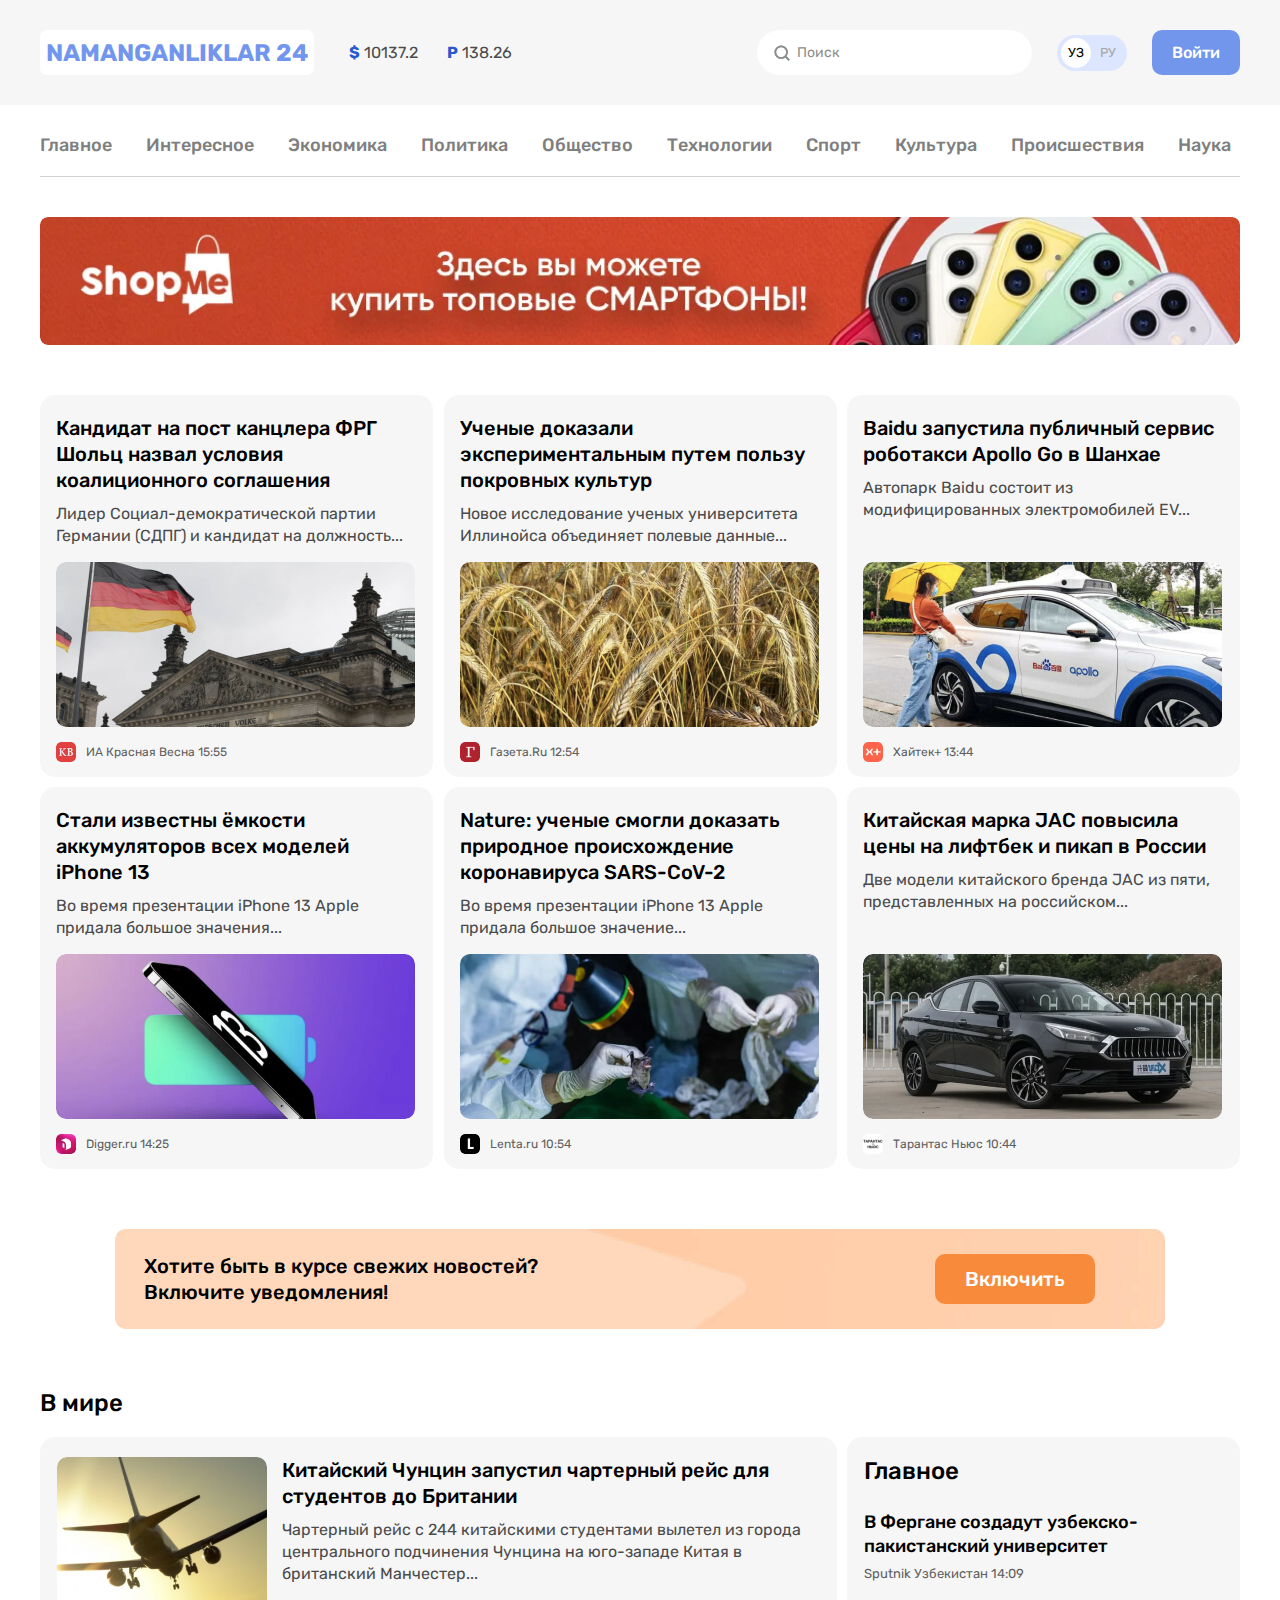
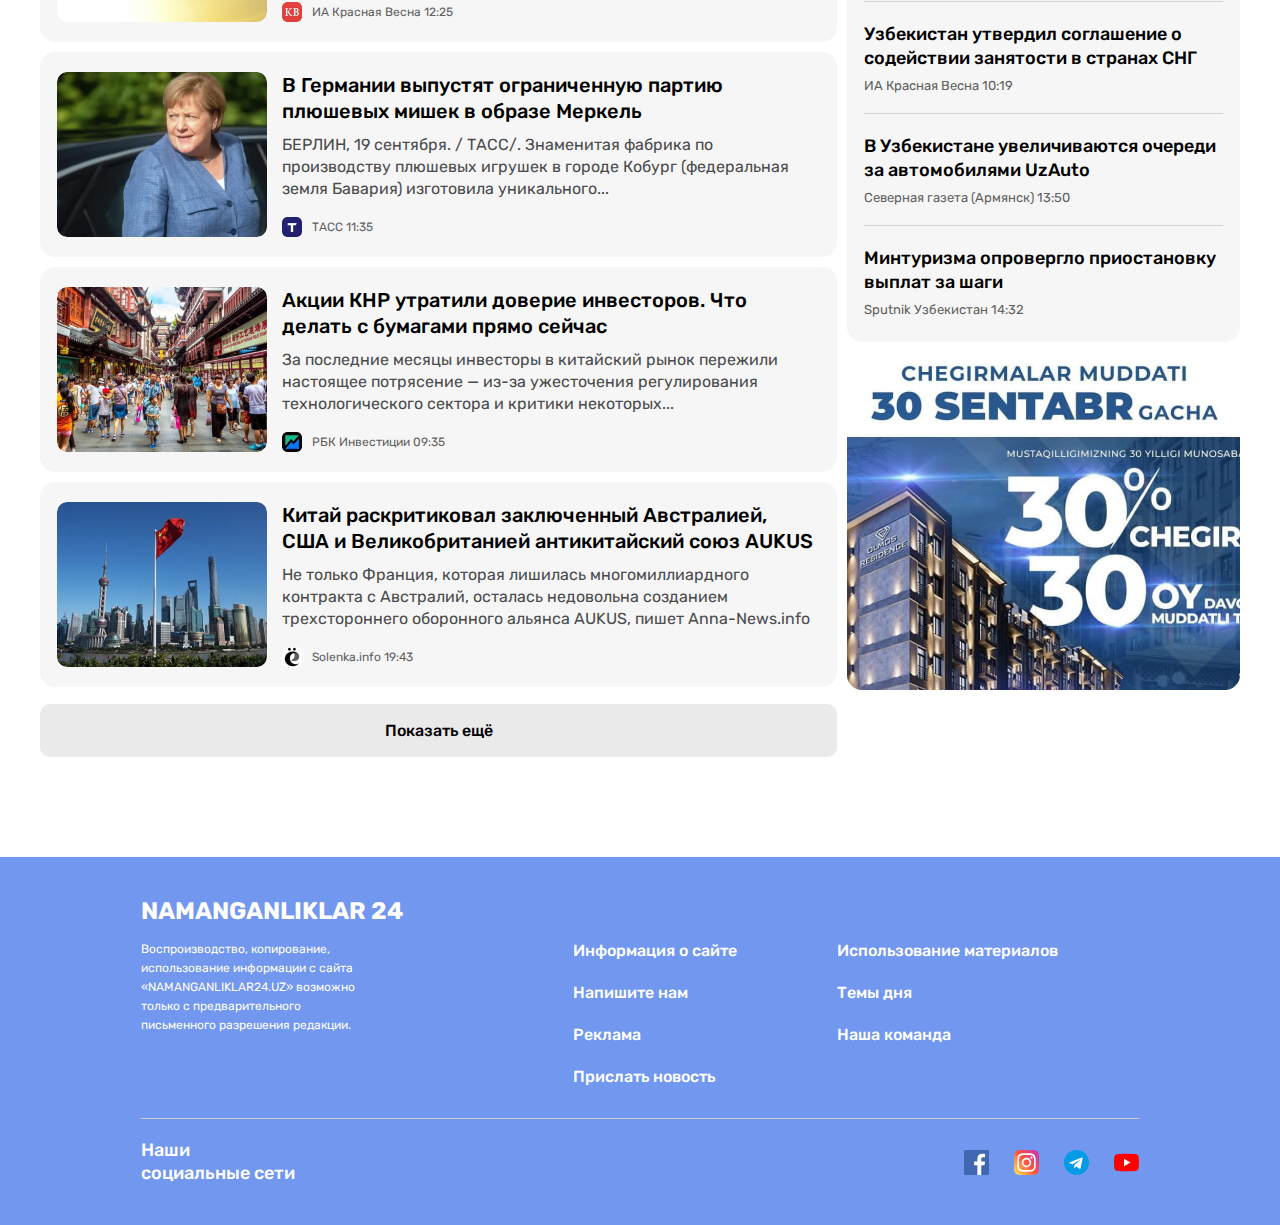
<file: index.html>
<!DOCTYPE html>
<html lang="uz">
<head>
  <meta charset="UTF-8">
  <meta http-equiv="X-UA-Compatible" content="IE=edge">
  <meta name="viewport" content="width=device-width, initial-scale=1.0">
  <title>Namanganliklar 24</title>
  <link rel="preconnect" href="https://fonts.googleapis.com">
  <link rel="preconnect" href="https://fonts.gstatic.com" crossorigin>
  <link href="https://fonts.googleapis.com/css2?family=Rubik:wght@400;500;700&display=swap" rel="stylesheet">
  <link rel="stylesheet" href="/styles/normalize.css">
  <link rel="stylesheet" href="/styles/styles.css">
	<!-- <link rel="stylesheet" href="/styles/styles.min.css"> -->
</head>
<body>

    <header class="site-header">
			<div class="container site-header-wrapper">
				<div class="site-header__col-1">
					<a href="#" class="site-logo site-logo--blue">namanganliklar 24</a>
					<div class="currency-info-wrapper">
						<span class="currency-info">
							<span class="currency-info__icon">&#36;</span>
							10137.2
						</span>
						<span class="currency-info">
							<span class="currency-info__icon">p</span>
							138.26
						</span>
					</div>
				</div>
				<ul class="site-header__col-2">
					<li class=" site-header-lists">
						<form class="search-wrapper" action="https://echo.htmlacademy.ru" method="GET">
							<!-- <button type="submit" class="search-button">
								<img class="search-button__img" src="/img/search.svg" alt="search icon">
							</button> -->
							<input class="search-input" type="search" name="search" id="search" placeholder="Поиск" aria-label="Поиск" required>
						</form>
					</li>
					<li class="lang-current site-header-lists">
						<a class="lang-current__link lang-current--active" href="#">уз</a>
						<a class="lang-current__link" href="#">ру</a>
					</li>
					<li class="site-header-lists">
						<button type="submit" class="btn btn--primary">Войти</button>
					</li>
				</ul>
			</div>
    </header>

	<nav class="navigation">
		<ul class="container site-nav">
			<li class="site-nav-lists">
				<a class="site-nav-links" href="/index.html">Главное</a>
			</li>
			<li class="site-nav-lists">
				<a class="site-nav-links" href="/interesting.html">Интересное</a>
			</li>
			<li class="site-nav-lists">
				<a class="site-nav-links" href="#">Экономика</a>
			</li>
			<li class="site-nav-lists">
				<a class="site-nav-links" href="#">Политика</a>
			</li>
			<li class="site-nav-lists">
				<a class="site-nav-links" href="#">Общество</a>
			</li>
			<li class="site-nav-lists">
				<a class="site-nav-links" href="#">Технологии</a>
			</li>
			<li class="site-nav-lists">
				<a class="site-nav-links" href="#">Спорт</a>
			</li>
			<li class="site-nav-lists">
				<a class="site-nav-links" href="#">Культура</a>
			</li>
			<li class="site-nav-lists">
				<a class="site-nav-links" href="#">Происшествия</a>
			</li>
			<li class="site-nav-lists">
				<a class="site-nav-links" href="#">Наука</a>
			</li>
		</ul>
		<hr class="highlight-line">
	</nav>
	<aside class="index-promo container">
		<a href="#" target="_blank">
			<img class="index-promo__img" src="/img/index-promo.jpg" alt="smartfon rasmi" width="1200" height="128" srcset="/img/index-promo.jpg 1x, /img/index-promo@2x.jpg 2x">
		</a>
	</aside>

	<main class="main-content">
		<div class="container news-grid">
			<article class="news-grid__item">
				<h4 class="news-grid-title title-md">
					<a class="title-transition" href="#">
						Кандидат на пост канцлера ФРГ Шольц назвал условия коалиционного соглашения
					</a>
				</h4>
				<p class="news-grid-text">
					Лидер Социал-демократической партии Германии (СДПГ) и кандидат на должность...
				</p>
				<a class="list-news-img-wrapper" href="#">
					<img class="list-news__img" src="/img/flag-detschland.jpg" alt="flag-detschland" width="359" height="165" srcset="/img/flag-detschland.jpg 1x, /img/flag-detschland@2x.jpg 2x">
				</a>
				<footer class="news-footer-icons">
					<img class="news-footer-icon" src="/img/kv.jpg" alt="icon-krasnaya-vesna" width="20" height="20">
					<span class="news-footer-desc">ИА Красная Весна</span>
					<time class="news-footer-time" datetime="15:55:00">15:55</time>
				</footer>
			</article>
			<article class="news-grid__item">
				<h4 class="news-grid-title title-md">
					<a class="title-transition" href="#">
						Ученые доказали экспериментальным путем пользу покровных культур
					</a>
				</h4>
				<p class="news-grid-text">
					Новое исследование ученых университета Иллинойса объединяет полевые данные...
				</p>
				<a class="list-news-img-wrapper" href="#">
					<img class="list-news__img" src="/img/image-2.jpg" alt="wheat" width="359" height="165" srcset="/img/image-2.jpg 1x, /img/image-2@2x.jpg 2x">
				</a>
				<footer class="news-footer-icons">
					<img class="news-footer-icon" src="/img/gazeta-ru.jpg" alt="icon-gazetaRu" width="20" height="20">
					<span class="news-footer-desc">Газета.Ru</span>
					<time class="news-footer-time" datetime="12:54:00">12:54</time>
				</footer>
			</article>
			<article class="news-grid__item">
				<h4 class="news-grid-title title-md">
					<a class="title-transition" href="#">
						Baidu запустила публичный сервис роботакси Apollo Go в Шанхае
					</a>
				</h4>
				<p class="news-grid-text">
					Автопарк Baidu состоит из модифицированных электромобилей EV...
				</p>
				<a class="list-news-img-wrapper" href="#">
					<img class="list-news__img" src="/img/image-3.jpg" alt="mashina oldida qiz" width="359" height="165" srcset="/img/image-3.jpg 1x, /img/image-3@2x.jpg 2x">
				</a>
				<footer class="news-footer-icons">
					<img class="news-footer-icon" src="/img/xaytek.jpg" alt="icon-hitech" width="20" height="20">
					<span class="news-footer-desc">Хайтек+</span>
					<time class="news-footer-time" datetime="13:44:00">13:44</time>
				</footer>
			</article>
			<article class="news-grid__item">
				<h4 class="news-grid-title title-md">
					<a class="title-transition" href="#">
						Стали известны ёмкости аккумуляторов всех моделей iPhone 13
					</a>
				</h4>
				<p class="news-grid-text">
					Во время презентации iPhone 13 Apple придала большое значения...
				</p>
				<a class="list-news-img-wrapper" href="#">
					<img class="list-news__img" src="/img/image-4.jpg" alt="iphone 13" width="359" height="165" srcset="/img/image-4.jpg 1x, /img/image-4@2x.jpg 2x">
				</a>
				<footer class="news-footer-icons">
					<img class="news-footer-icon" src="/img/digger.jpg" alt="icon-digger" width="20" height="20">
					<span class="news-footer-desc">Digger.ru</span>
					<time class="news-footer-time" datetime="14:25:00">14:25</time>
				</footer>
			</article>
			<article class="news-grid__item">
				<h4 class="news-grid-title title-md">
					<a class="title-transition" href="#">
						Nature: ученые смогли доказать природное происхождение коронавируса SARS-CoV-2
					</a>
				</h4>
				<p class="news-grid-text">
					Во время презентации iPhone 13 Apple придала большое значение...
				</p>
				<a class="list-news-img-wrapper" href="#">
					<img class="list-news__img" src="/img/image-5.jpg" alt="doktor" width="359" height="165" srcset="/img/image-5.jpg 1x, /img/image-5@2x.jpg 2x">
				</a>
				<footer class="news-footer-icons">
					<img class="news-footer-icon" src="/img/lenta.jpg" alt="icon-lenta" width="20" height="20">
					<span class="news-footer-desc">Lenta.ru</span>
					<time class="news-footer-time" datetime="10:54:00">10:54</time>
				</footer>
			</article>
			<article class="news-grid__item">
				<h4 class="news-grid-title title-md">
					<a class="title-transition" href="#">Китайская марка JAC повысила цены на лифтбек и пикап в России</a>
				</h4>
				<p class="news-grid-text">
					Две модели китайского бренда JAC из пяти, представленных на российском...
				</p>
				<a class="list-news-img-wrapper" href="#">
					<img class="list-news__img" src="/img/image-6.jpg" alt="img-car" width="359" height="165" srcset="/img/image-6.jpg 1x, /img/image-6@2x.jpg 2x">
				</a>
				<footer class="news-footer-icons">
					<img class="news-footer-icon" src="/img/tarantas-nyus.jpg" alt="icon-tarantas-nyus" width="20" height="20">
					<span class="news-footer-desc">Тарантас Ньюс</span>
					<time class="news-footer-time" datetime="10:44:00">10:44</time>
				</footer>
			</article>
		</div>

		<section class="container">
			<div class="notification-cta">
				<h4 class="notification-cta__title title-md">
					Хотите быть в курсе свежих новостей?
					<br>
					Включите уведомления!
				</h4>
				<button class="btn btn--turn">Включить</button>
			</div>
		</section>
		<section class="container">
			<div class="news-col">
				<div class="news-col__row main-news">
					<h3 class="title-lg main-news__title">В мире</h3>
					<article class="main-news__item">
						<a href="#" class="main-news-img__link">
							<img src="/img/aero.jpg" alt="airplane" class="main-news-img" width="210" height="165" srcset="/img/aero.jpg 1x, /img/aero@2x.jpg 2x">
						</a>
						<div class="main-news__content">
							<h4 class="title-md">
								<a class="title-transition" href="#">Китайский Чунцин запустил чартерный рейс для студентов до Британии</a>
							</h4>
							<p class="main-news__text">
								Чартерный рейс с 244 китайскими студентами вылетел из города центрального подчинения Чунцина на юго-западе Китая в британский Манчестер...
							</p>
							<footer class="news-footer-icons">
								<img class="news-footer-icon" src="/img/kv.jpg" alt="ikonka krasnaya vesna" width="20" height="20" srcset="/img/kv.jpg 1x, /img/kv@2x.jpg 2x">
								<span class="news-footer-desc">ИА Красная Весна</span>
								<time class="news-footer-time" datetime="12:25:00">12:25</time>
							</footer>
						</div>
					</article>
					<article class="main-news__item">
						<a href="#" class="main-news-img__link">
							<img src="/img/women.jpg" alt="women" class="main-news-img" width="210" height="165" srcset="/img/women.jpg 1x, /img/women@2x.jpg 2x">
						</a>
						<div class="main-news__content">
							<h4 class="title-md">
								<a class="title-transition" href="#">В Германии выпустят ограниченную партию плюшевых мишек в образе Меркель</a>
							</h4>
							<p class="main-news__text">
								БЕРЛИН, 19 сентября. / ТАСС/. Знаменитая фабрика по производству плюшевых игрушек в городе Кобург (федеральная земля Бавария) изготовила уникального...
							</p>
							<footer class="news-footer-icons">
								<img class="news-footer-icon" src="/img/tacc.jpg" alt="ikonka tacc" width="20" height="20" srcset="/img/tacc.jpg 1x, /img/tacc@2x.jpg 2x">
								<span class="news-footer-desc">ТАСС</span>
								<time class="news-footer-time" datetime="11:35:00">11:35</time>
							</footer>
						</div>
					</article>
					<article class="main-news__item">
						<a href="#" class="main-news-img__link">
							<img src="/img/aksiya.jpg" alt="bozorda odamla" class="main-news-img" width="210" height="165" srcset="/img/aksiya.jpg 1x, /img/aksiya@2x.jpg 2x">
						</a>
						<div class="main-news__content">
							<h4 class="title-md title-transition">
								<a class="title-transition" href="#">Акции КНР утратили доверие инвесторов. Что делать с бумагами прямо сейчас</a>
							</h4>
							<p class="main-news__text">
								За последние месяцы инвесторы в китайский рынок пережили настоящее потрясение — из-за ужесточения регулирования технологического сектора и критики некоторых...
							</p>
							<footer class="news-footer-icons">
								<img class="news-footer-icon" src="/img/icon-rbk.jpg" alt="ikonka rbk" width="20" height="20" srcset="/img/icon-rbk.jpg 1x, /img/icon-rbk@2x.jpg 2x">
								<span class="news-footer-desc">РБК Инвестиции</span>
								<time class="news-footer-time" datetime="09:35:00">09:35</time>
							</footer>
						</div>
					</article>
					<article class="main-news__item">
						<a href="#" class="main-news-img__link">
							<img src="/img/flag-china.jpg" alt="xitoy bayrogi" class="main-news-img" width="210" height="165" srcset="/img/flag-china.jpg 1x, /img/flag-china@2x.jpg 2x">
						</a>
						<div class="main-news__content">
							<h4 class="title-md title-transition">
								<a class="title-transition" href="#">Китай раскритиковал заключенный Австралией, США и Великобританией антикитайский союз AUKUS</a>
							</h4>
							<p class="main-news__text">
								Не только Франция, которая лишилась многомиллиардного контракта с Австралий, осталась недовольна созданием трехстороннего оборонного альянса AUKUS, пишет Anna-News.info
							</p>
							<footer class="news-footer-icons">
								<img class="news-footer-icon" src="/img/solenka.jpg" alt="" width="20" height="20" srcset="/img/solenka.jpg 1x, /img/solenka@2x.jpg 2x">
								<span class="news-footer-desc">Solenka.info</span>
								<time class="news-footer-time" datetime="19:43:00">19:43</time>
							</footer>
						</div>
					</article>
					<a href="#" class="show-more">Показать ещё</a>
				</div>
				<div class="news-col__row sidebar">
					<div class="sidebar__row">
						<h3 class="title-lg sidebar__title">Главное</h3>
						<div class="sidebar-content">
							<h5 class="title-sm sidebar__subtitle">
								<a class="title-transition" href="#">В Фергане создадут узбекско-пакистанский университет</a>
							</h5>
							<div class="news-src">
								Sputnik Узбекистан
								<time datetime="14:09:00">14:09</time>
							</div>
						</div>
						<div class="sidebar-content">
							<h5 class="title-sm sidebar__subtitle">
								<a class="title-transition" href="#">Узбекистан утвердил соглашение о содействии занятости в странах СНГ</a>
							</h5>
							<div class="news-src">
								ИА Красная Весна
								<time datetime="10:19:00">10:19</time>
							</div>
						</div>
						<div class="sidebar-content">
							<h5 class="title-sm sidebar__subtitle">
								<a class="title-transition" href="#">В Узбекистане увеличиваются очереди за автомобилями UzAuto</a>
							</h5>
							<div class="news-src">
								Северная газета (Армянск)
								<time datetime="13:50:00">13:50</time>
							</div>
						</div>
						<div class="sidebar-content">
							<h5 class="title-sm sidebar__subtitle">
								<a class="title-transition" href="#">Минтуризма опровергло приостановку выплат за шаги</a>
							</h5>
							<div class="news-src">
								Sputnik Узбекистан
								<time datetime="14:32:00">14:32</time>
							</div>
						</div>
					</div>
					<aside class="sidebar-promo">
						<a class="sidebar-promo__link" href="#" target="_blank">
							<img class="sidebar-promo__img" src="/img/30-chegirma.jpg" alt="30% chegirma" width="393" height="338" srcset="/img/30-chegirma.jpg 1x, /img/30-chegirma@2x.jpg 2x">
						</a>
					</aside>

				</div>
			</div>
		</section>

	</main>

	<!-- SITE FOOTER  -->
	<footer class="site-footer">
		<div class="site-footer-container">
			<div class="site-footer-top">
				<div class="site-footer-top__logo-wrapper">
					<a href="index.html" class="site-logo site-logo--white">namanganliklar 24</a>
				</div>
				<div class="site-footer-top__col">
					<p class="site-footer-top__text">
						Воспроизводство, копирование, использование информации с сайта «NAMANGANLIKLAR24.UZ» возможно только с предварительного письменного разрешения редакции.
					</p>
					<ul class="site-footer-top__list">
						<li class="site-footer-top__list-item">
							<a class="site-footer-top__link" href="#">Информация о сайте</a>
						</li>
						<li class="site-footer-top__list-item">
							<a class="site-footer-top__link" href="/write-to-us.html">Напишите нам</a>
						</li>
						<li class="site-footer-top__list-item">
							<a class="site-footer-top__link" href="#">Реклама</a>
						</li>
						<li class="site-footer-top__list-item">
							<a class="site-footer-top__link" href="#">Прислать новость</a>
						</li>
					</ul>
					<ul class="site-footer-top__list">
						<li class="site-footer-top__list-item">
							<a class="site-footer-top__link" href="#">Использование материалов</a>
						</li>
						<li class="site-footer-top__list-item">
							<a class="site-footer-top__link" href="#">Темы дня</a>
						</li>
						<li class="site-footer-top__list-item">
							<a class="site-footer-top__link" href="#">Наша команда</a>
						</li>
					</ul>
				</div>
			</div>
			<div class="site-footer-bottom">
				<h5 class="title-sm title-sm--white">Наши <br> социальные сети</h5>
				<ul class="site-footer-bottom__list">
					<li class="site-footer-bottom__list-item">
						<a href="#" class="site-footer-bottom__link">
							<img src="/img/icon-facebook.svg" alt="ikonka facebook" width="25" height="25">
						</a>
					</li>
					<li class="site-footer-bottom__list-item">
						<a href="#" class="site-footer-bottom__link">
							<img src="/img/icon-instagram.svg" alt="ikonka instagram" width="25" height="25">
						</a>
					</li>
					<li class="site-footer-bottom__list-item">
						<a href="#" class="site-footer-bottom__link">
							<img src="/img/icon-telegram.svg" alt="ikonka telegram" width="25" height="25">
						</a>
					</li>
					<li class="site-footer-bottom__list-item">
						<a href="#" class="site-footer-bottom__link">
							<img src="/img/icon-youtube.svg" alt="ikonka youtube" width="25" height="25">
						</a>
					</li>
				</ul>
			</div>
		</div>
	</footer>
</body>
</html>
</file>
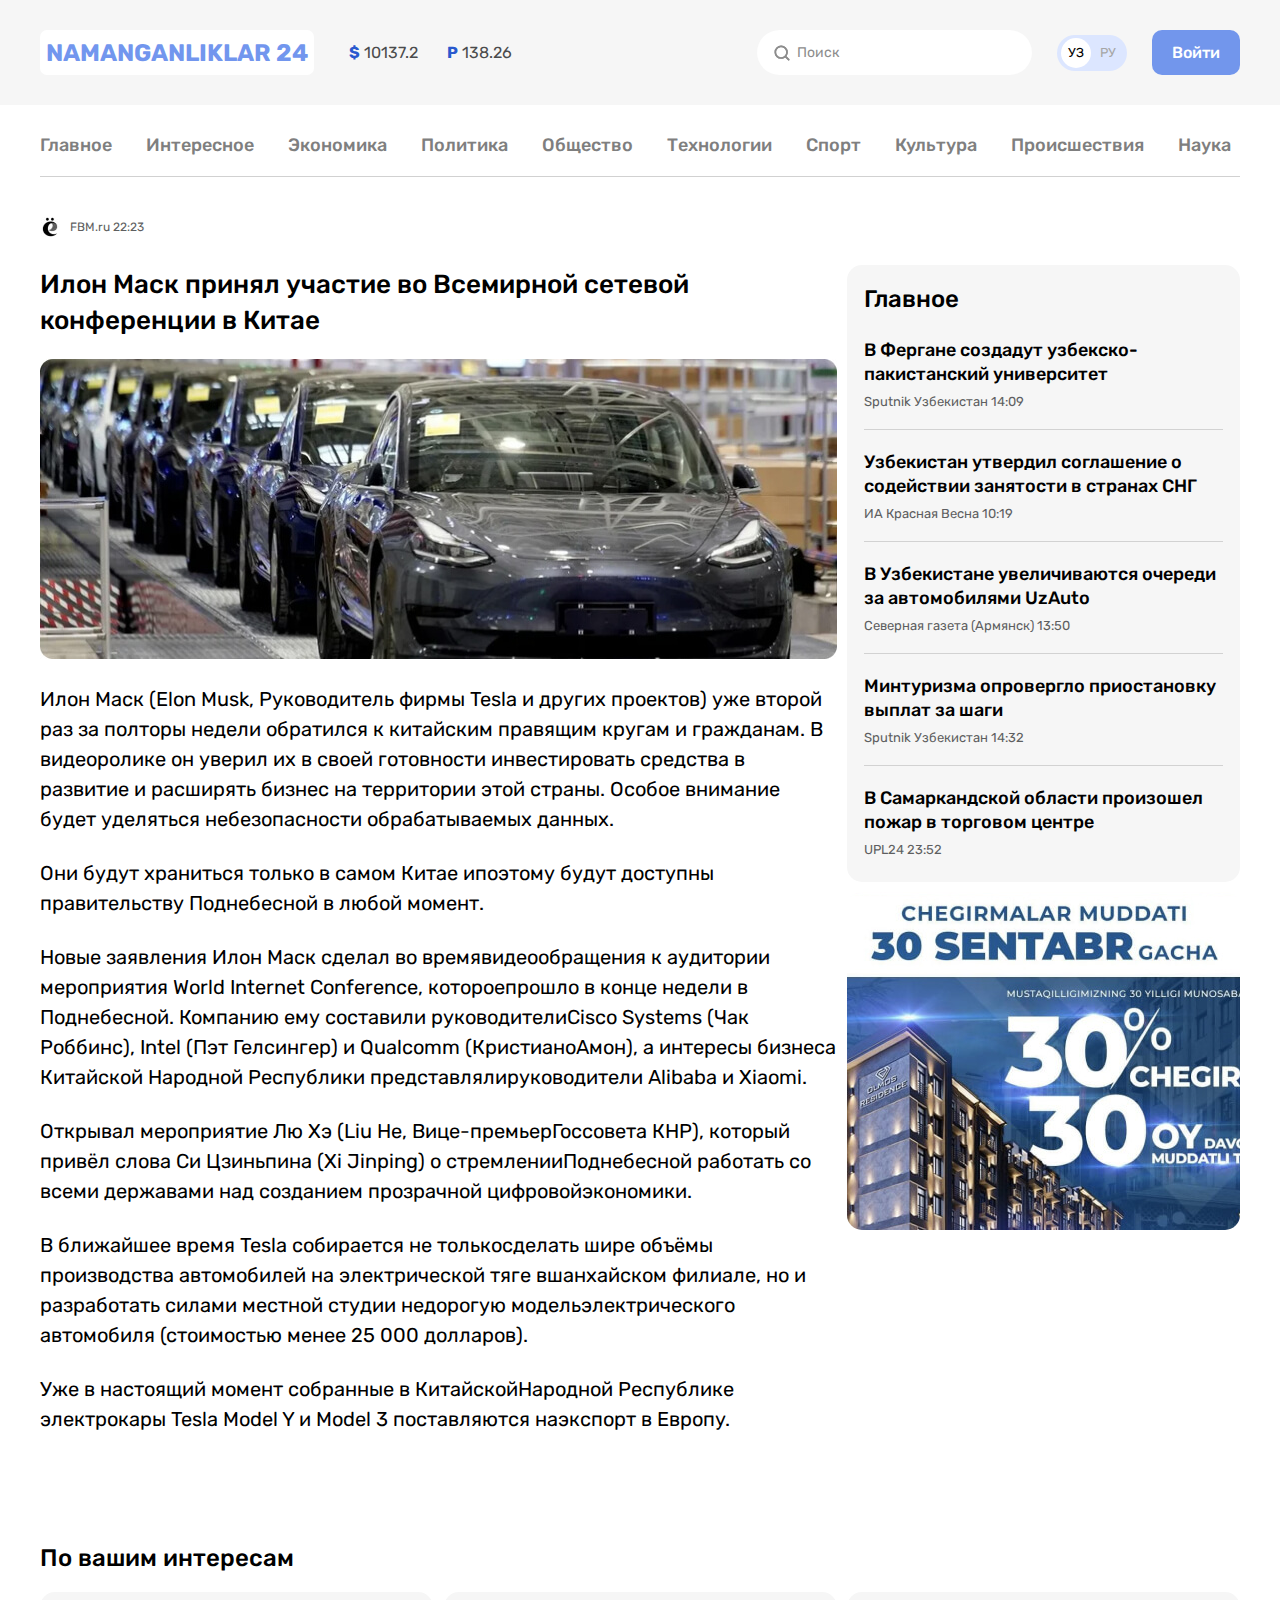
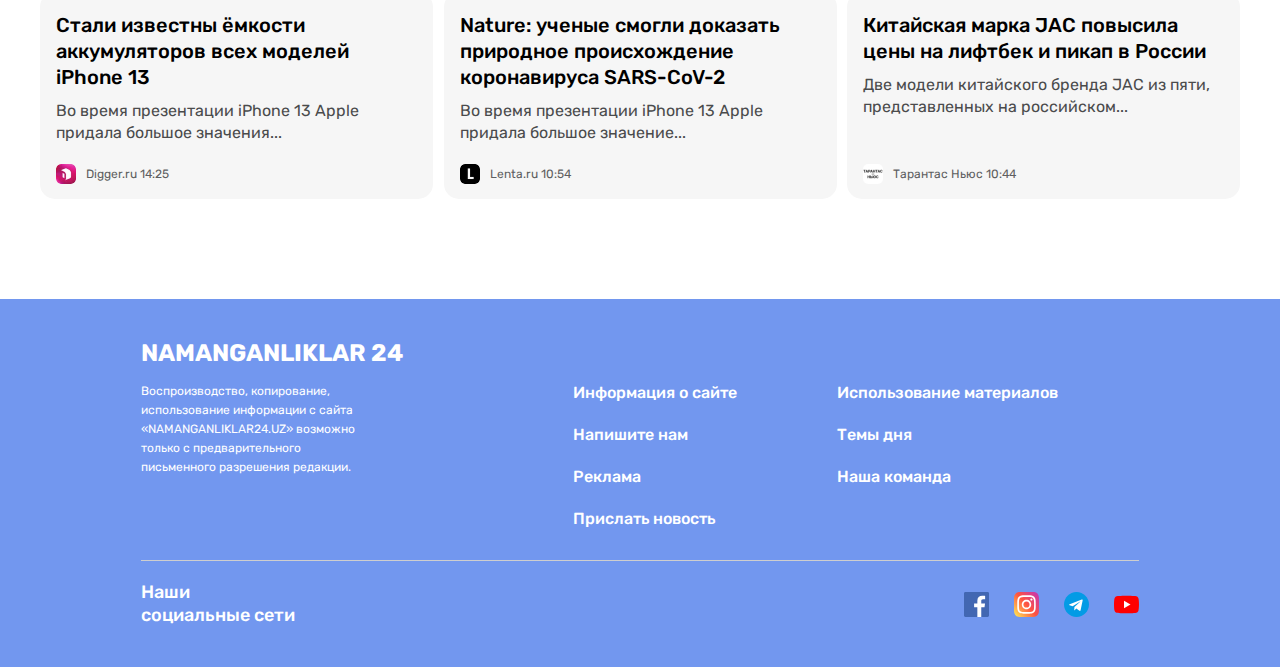
<file: article.html>
<!DOCTYPE html>
<html lang="uz">
<head>
  <meta charset="UTF-8">
  <meta http-equiv="X-UA-Compatible" content="IE=edge">
  <meta name="viewport" content="width=device-width, initial-scale=1.0">
  <title>Namanganliklar 24</title>
  <link rel="preconnect" href="https://fonts.googleapis.com">
  <link rel="preconnect" href="https://fonts.gstatic.com" crossorigin>
  <link href="https://fonts.googleapis.com/css2?family=Rubik:wght@400;500;700&display=swap" rel="stylesheet">
  <link rel="stylesheet" href="/styles/normalize.css">
  <link rel="stylesheet" href="/styles/styles.css">
</head>
<body>

    <header class="site-header">
			<div class="container site-header-wrapper">
				<div class="site-header__col-1">
					<a href="/index.html" class="site-logo site-logo--blue">namanganliklar 24</a>
					<div class="currency-info-wrapper">
						<span class="currency-info">
							<span class="currency-info__icon">&#36;</span>
							10137.2
						</span>
						<span class="currency-info">
							<span class="currency-info__icon">p</span>
							138.26
						</span>
					</div>
				</div>
				<ul class="site-header__col-2">
					<li class=" site-header-lists">
						<form class="search-wrapper" action="https://echo.htmlacademy.ru" method="GET">
							<!-- <button type="submit" class="search-button">
								<img class="search-button__img" src="/img/search.svg" alt="search icon">
							</button> -->
							<input class="search-input" type="search" name="search" id="search" placeholder="Поиск" aria-label="Поиск" required>
						</form>
					</li>
					<li class="lang-current site-header-lists">
						<a class="lang-current__link lang-current--active" href="#">уз</a>
						<a class="lang-current__link" href="#">ру</a>
					</li>
					<li class="site-header-lists">
						<button type="submit" class="btn btn--primary">Войти</button>
					</li>
				</ul>
			</div>
    </header>

	<nav class="navigation">
		<ul class="container site-nav">
			<li class="site-nav-lists">
				<a class="site-nav-links" href="/index.html">Главное</a>
			</li>
			<li class="site-nav-lists">
				<a class="site-nav-links" href="/interesting.html">Интересное</a>
			</li>
			<li class="site-nav-lists">
				<a class="site-nav-links" href="#">Экономика</a>
			</li>
			<li class="site-nav-lists">
				<a class="site-nav-links" href="#">Политика</a>
			</li>
			<li class="site-nav-lists">
				<a class="site-nav-links" href="#">Общество</a>
			</li>
			<li class="site-nav-lists">
				<a class="site-nav-links" href="#">Технологии</a>
			</li>
			<li class="site-nav-lists">
				<a class="site-nav-links" href="#">Спорт</a>
			</li>
			<li class="site-nav-lists">
				<a class="site-nav-links" href="#">Культура</a>
			</li>
			<li class="site-nav-lists">
				<a class="site-nav-links" href="#">Происшествия</a>
			</li>
			<li class="site-nav-lists">
				<a class="site-nav-links" href="#">Наука</a>
			</li>
		</ul>
		<hr class="highlight-line">
	</nav>

	<main class="main-content">
		<section class="container">
			<div class="news-col article-col">
        <div class="news-desc news-col__row">
          <footer class="news-footer-icons">
            <img class="news-footer-icon" src="/img/solenka.jpg" alt="icon-krasnaya-vesna" width="20" height="20" srcset="/img/solenka.jpg 1x, /img/solenka@2x.jpg 2x">
            <span class="news-footer-desc">FBM.ru</span>
            <time class="news-footer-time" datetime="22:23:00">22:23</time>
          </footer>
          <h2 class="title-xl article-title">
            Илон Маск принял участие во Всемирной сетевой конференции в Китае
          </h2>
          <img class="news-desc__img" src="/img/cars-ilon-mask.jpg" alt="cars ilon mask" srcset="/img/cars-ilon-mask.jpg 1x, /img/cars-ilon-mask@2x.jpg 2x" width="797" height="300">
          <p class="news-desc__text">Илон Маск (Elon Musk, Руководитель фирмы Tesla и других проектов) уже второй раз за полторы недели обратился к китайским правящим кругам и гражданам. В видеоролике он уверил их в своей готовности инвестировать средства в развитие и расширять бизнес на территории этой страны. Особое внимание будет уделяться небезопасности обрабатываемых данных.</p>
          <p class="news-desc__text">Они будут храниться только в самом Китае ипоэтому будут доступны правительству Поднебесной в любой момент.</p>
          <p class="news-desc__text">Новые заявления Илон Маск сделал во времявидеообращения к аудитории мероприятия World Internet Conference, котороепрошло в конце недели в Поднебесной. Компанию ему составили руководителиCisco Systems (Чак Роббинс), Intel (Пэт Гелсингер) и Qualcomm (КристианоАмон), а интересы бизнеса Китайской Народной Республики представлялируководители Alibaba и Xiaomi.</p>
          <p class="news-desc__text">Открывал мероприятие Лю Хэ (Liu He, Вице-премьерГоссовета КНР), который привёл слова Си Цзиньпина (Xi Jinping) о стремленииПоднебесной работать со всеми державами над созданием прозрачной цифровойэкономики.</p>
          <p class="news-desc__text">В ближайшее время Tesla собирается не толькосделать шире объёмы производства автомобилей на электрической тяге вшанхайском филиале, но и разработать силами местной студии недорогую модельэлектрического автомобиля (стоимостью менее 25 000 долларов).</p>
          <p class="news-desc__text">Уже в настоящий момент собранные в КитайскойНародной Республике электрокары Tesla Model Y и Model 3 поставляются наэкспорт в Европу.</p>
        </div>
				<div class="news-col__row sidebar article-sidebar">
					<div class="sidebar__row">
						<h3 class="title-lg sidebar__title">Главное</h3>
						<div class="sidebar-content">
							<h5 class="title-sm sidebar__subtitle">
								<a class="title-transition" href="#">В Фергане создадут узбекско-пакистанский университет</a>
							</h5>
							<div class="news-src">
								Sputnik Узбекистан
								<time datetime="14:09:00">14:09</time>
							</div>
						</div>
						<div class="sidebar-content">
							<h5 class="title-sm sidebar__subtitle">
								<a class="title-transition" href="#">Узбекистан утвердил соглашение о содействии занятости в странах СНГ</a>
							</h5>
							<div class="news-src">
								ИА Красная Весна
								<time datetime="10:19:00">10:19</time>
							</div>
						</div>
						<div class="sidebar-content">
							<h5 class="title-sm sidebar__subtitle">
								<a class="title-transition" href="#">В Узбекистане увеличиваются очереди за автомобилями UzAuto</a>
							</h5>
							<div class="news-src">
								Северная газета (Армянск)
								<time datetime="13:50:00">13:50</time>
							</div>
						</div>
						<div class="sidebar-content">
							<h5 class="title-sm sidebar__subtitle">
								<a class="title-transition" href="#">Минтуризма опровергло приостановку выплат за шаги</a>
							</h5>
							<div class="news-src">
								Sputnik Узбекистан
								<time datetime="14:32:00">14:32</time>
							</div>
						</div>
						<div class="sidebar-content">
							<h5 class="title-sm sidebar__subtitle">
								<a class="title-transition" href="#">В Самаркандской области произошел пожар в торговом центре</a>
							</h5>
							<div class="news-src">
								UPL24
								<time datetime="23:52:00">23:52</time>
							</div>
						</div>
					</div>
					<aside class="sidebar-promo">
						<a class="sidebar-promo__link" href="#" target="_blank">
							<img class="sidebar-promo__img" src="/img/30-chegirma.jpg" alt="30% chegirma" width="393" height="338" srcset="/img/30-chegirma.jpg 1x, /img/30-chegirma@2x.jpg 2x">
						</a>
					</aside>
				</div>
			</div>
		</section>
		<section class="container article-interesting">
			<div class="article-interesting">
				<h3 class="title-lg article-interesting__heading">По вашим интересам</h3>
				<div class="news-grid article-interesting__news-grid">
					<article class="news-grid__item article-interesting__news-grid-item">
						<h4 class="news-grid-title title-md">
							<a class="title-transition" href="#">
								Стали известны ёмкости аккумуляторов всех моделей iPhone 13
							</a>
						</h4>
						<p class="news-grid-text article-interesting__text">
							Во время презентации iPhone 13 Apple придала большое значения...
						</p>
						<footer class="news-footer-icons">
							<img class="news-footer-icon" src="/img/digger.jpg" alt="icon-digger" width="20" height="20">
							<span class="news-footer-desc">Digger.ru</span>
							<time class="news-footer-time" datetime="14:25:00">14:25</time>
						</footer>
					</article>
					<article class="news-grid__item article-interesting__news-grid-item">
						<h4 class="news-grid-title title-md">
							<a class="title-transition" href="#">
								Nature: ученые смогли доказать природное происхождение коронавируса SARS-CoV-2
							</a>
						</h4>
						<p class="news-grid-text article-interesting__text">
							Во время презентации iPhone 13 Apple придала большое значение...
						</p>
						<footer class="news-footer-icons">
							<img class="news-footer-icon" src="/img/lenta.jpg" alt="icon-lenta" width="20" height="20">
							<span class="news-footer-desc">Lenta.ru</span>
							<time class="news-footer-time" datetime="10:54:00">10:54</time>
						</footer>
					</article>
					<article class="news-grid__item article-interesting__news-grid-item">
						<h4 class="news-grid-title title-md">
							<a class="title-transition" href="#">
								Китайская марка JAC повысила цены на лифтбек и пикап в России
							</a>
						</h4>
						<p class="news-grid-text article-interesting__text">
							Две модели китайского бренда JAC из пяти, представленных на российском...
						</p>
						<footer class="news-footer-icons">
							<img class="news-footer-icon" src="/img/tarantas-nyus.jpg" alt="icon-tarantas-nyus" width="20" height="20">
							<span class="news-footer-desc">Тарантас Ньюс</span>
							<time class="news-footer-time" datetime="10:44:00">10:44</time>
						</footer>
					</article>
				</div>
			</div>
		</section>

	</main>

	<!-- SITE FOOTER  -->
	<footer class="site-footer">
		<div class="site-footer-container">
			<div class="site-footer-top">
				<div class="site-footer-top__logo-wrapper">
					<a href="index.html" class="site-logo site-logo--white">namanganliklar 24</a>
				</div>
				<div class="site-footer-top__col">
					<p class="site-footer-top__text">
						Воспроизводство, копирование, использование информации с сайта «NAMANGANLIKLAR24.UZ» возможно только с предварительного письменного разрешения редакции.
					</p>
					<ul class="site-footer-top__list">
						<li class="site-footer-top__list-item">
							<a class="site-footer-top__link" href="#">Информация о сайте</a>
						</li>
						<li class="site-footer-top__list-item">
							<a class="site-footer-top__link" href="/write-to-us.html">Напишите нам</a>
						</li>
						<li class="site-footer-top__list-item">
							<a class="site-footer-top__link" href="#">Реклама</a>
						</li>
						<li class="site-footer-top__list-item">
							<a class="site-footer-top__link" href="#">Прислать новость</a>
						</li>
					</ul>
					<ul class="site-footer-top__list">
						<li class="site-footer-top__list-item">
							<a class="site-footer-top__link" href="#">Использование материалов</a>
						</li>
						<li class="site-footer-top__list-item">
							<a class="site-footer-top__link" href="#">Темы дня</a>
						</li>
						<li class="site-footer-top__list-item">
							<a class="site-footer-top__link" href="#">Наша команда</a>
						</li>
					</ul>
				</div>
			</div>
			<div class="site-footer-bottom">
				<h5 class="title-sm title-sm--white">Наши <br> социальные сети</h5>
				<ul class="site-footer-bottom__list">
					<li class="site-footer-bottom__list-item">
						<a href="#" class="site-footer-bottom__link">
							<img src="/img/icon-facebook.svg" alt="ikonka facebook" width="25" height="25">
						</a>
					</li>
					<li class="site-footer-bottom__list-item">
						<a href="#" class="site-footer-bottom__link">
							<img src="/img/icon-instagram.svg" alt="ikonka instagram" width="25" height="25">
						</a>
					</li>
					<li class="site-footer-bottom__list-item">
						<a href="#" class="site-footer-bottom__link">
							<img src="/img/icon-telegram.svg" alt="ikonka telegram" width="25" height="25">
						</a>
					</li>
					<li class="site-footer-bottom__list-item">
						<a href="#" class="site-footer-bottom__link">
							<img src="/img/icon-youtube.svg" alt="ikonka youtube" width="25" height="25">
						</a>
					</li>
				</ul>
			</div>
		</div>
	</footer>
</body>
</html>
</file>
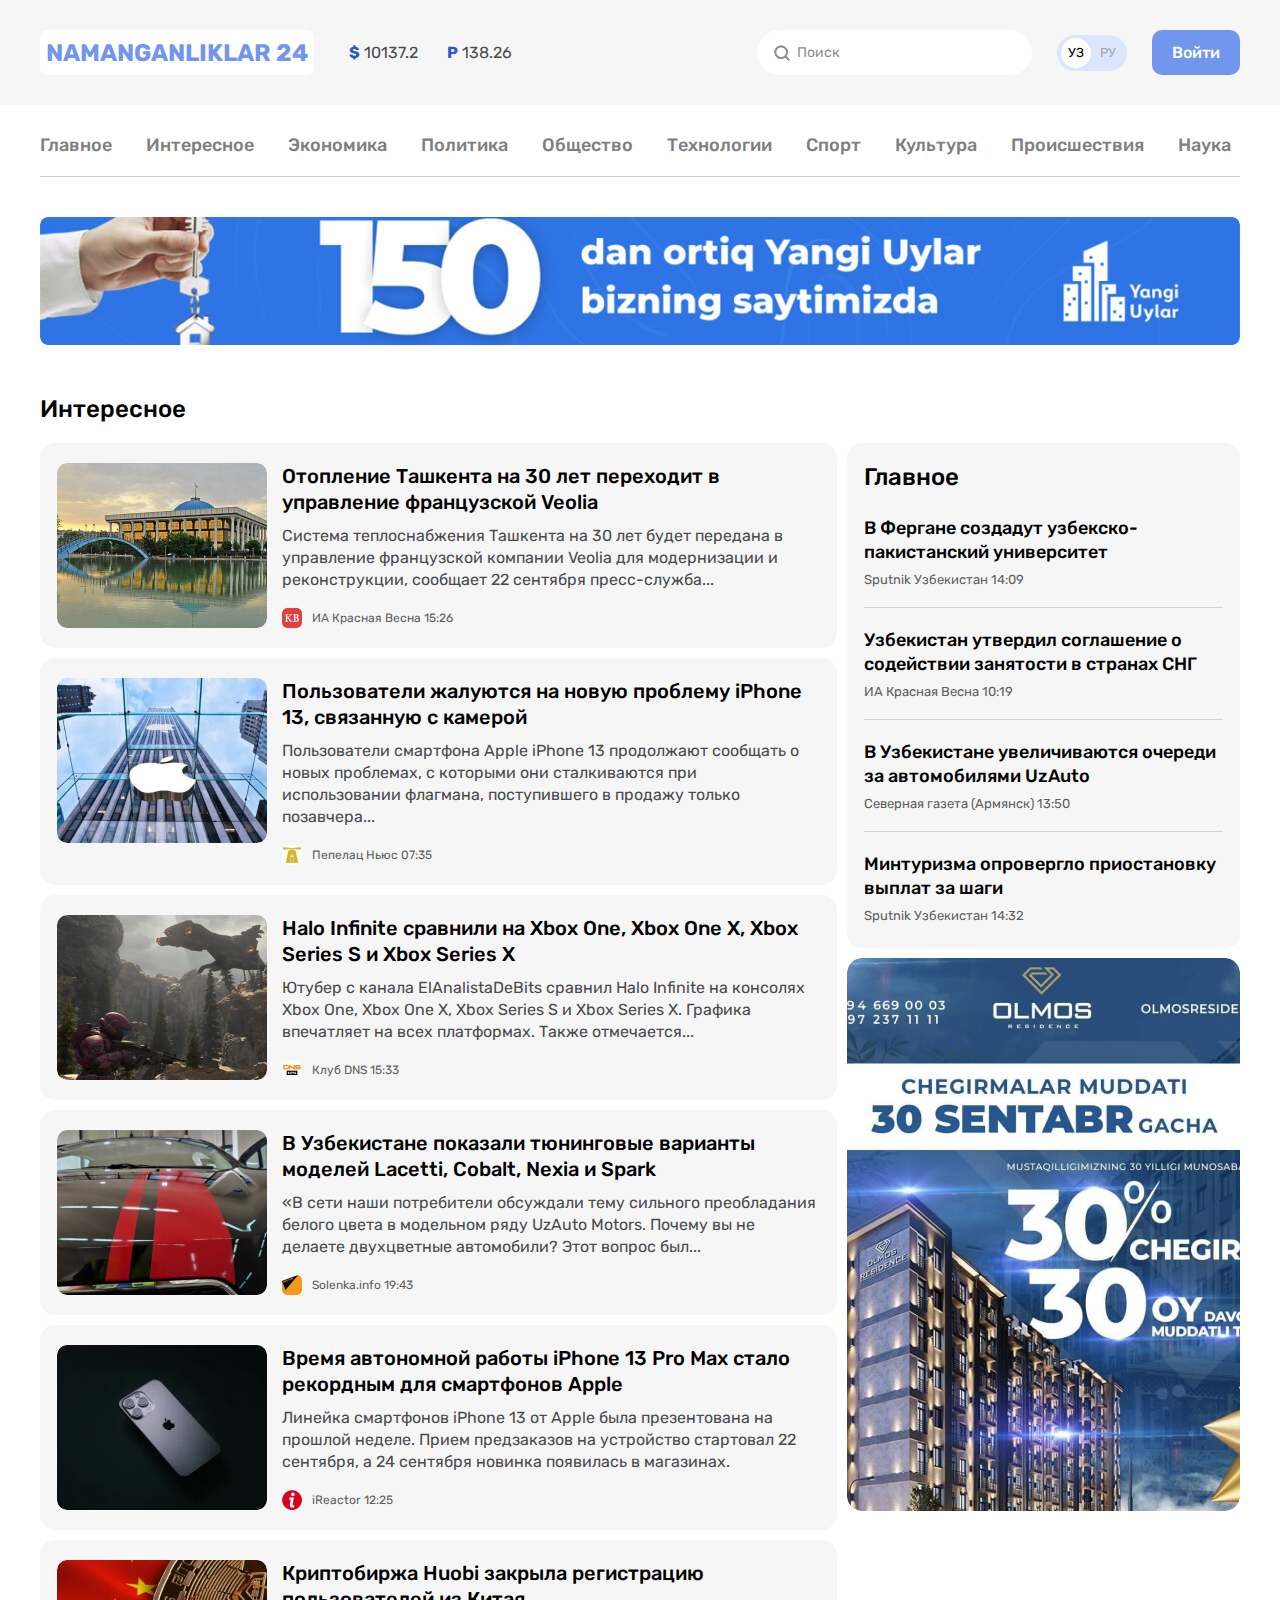
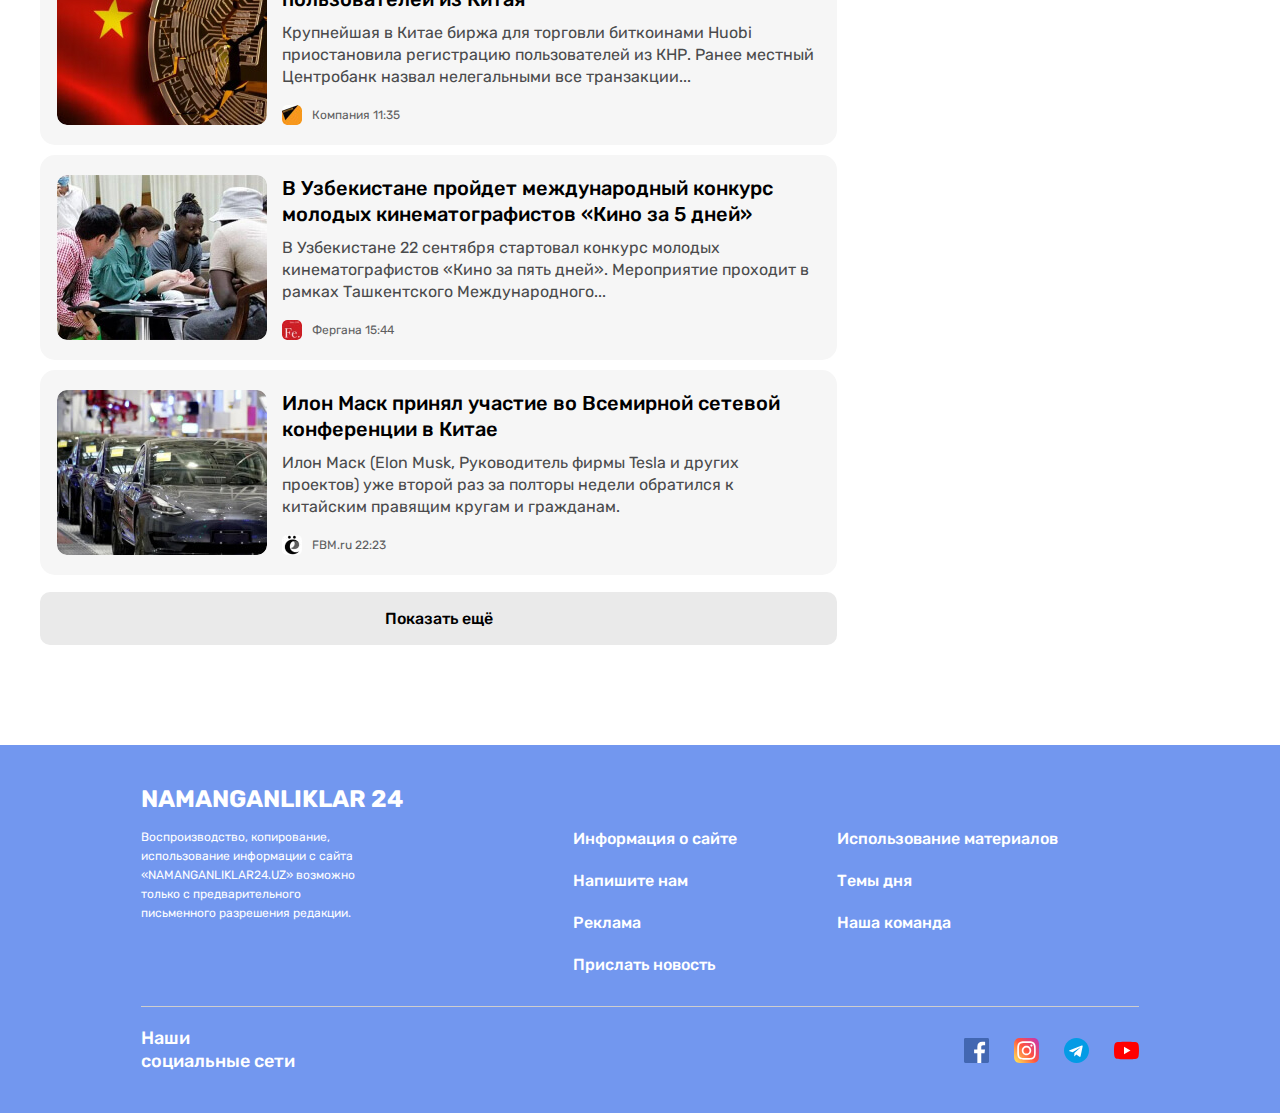
<file: interesting.html>
<!DOCTYPE html>
<html lang="uz">
<head>
  <meta charset="UTF-8">
  <meta http-equiv="X-UA-Compatible" content="IE=edge">
  <meta name="viewport" content="width=device-width, initial-scale=1.0">
  <title>Интересное</title>
  <link rel="preconnect" href="https://fonts.googleapis.com">
  <link rel="preconnect" href="https://fonts.gstatic.com" crossorigin>
  <link href="https://fonts.googleapis.com/css2?family=Rubik:wght@400;500;700&display=swap" rel="stylesheet">
  <link rel="stylesheet" href="/styles/normalize.css">
  <link rel="stylesheet" href="/styles/styles.css">
</head>
<body>
    <header class="site-header">
			<div class="container site-header-wrapper">
				<div class="site-header__col-1">
					<a href="#" class="site-logo site-logo--blue">namanganliklar 24</a>
					<div class="currency-info-wrapper">
						<span class="currency-info">
							<span class="currency-info__icon">&#36;</span>
							10137.2
						</span>
						<span class="currency-info">
							<span class="currency-info__icon">p</span>
							138.26
						</span>
					</div>
				</div>
				<ul class="site-header__col-2">
					<li class=" site-header-lists">
						<form class="search-wrapper" action="https://echo.htmlacademy.ru" method="GET">
							<!-- <button type="submit" class="search-button">
								<img class="search-button__img" src="/img/search.svg" alt="search icon">
							</button> -->
							<input class="search-input" type="search" name="search" id="search" placeholder="Поиск" aria-label="Поиск" required>
						</form>
					</li>
					<li class="lang-current site-header-lists">
						<a class="lang-current__link lang-current--active" href="#">уз</a>
						<a class="lang-current__link" href="#">ру</a>
					</li>
					<li class="site-header-lists">
						<button type="submit" class="btn btn--primary">Войти</button>
					</li>
				</ul>
			</div>
    </header>

	<nav class="navigation">
		<ul class="container site-nav">
			<li class="site-nav-lists">
				<a class="site-nav-links" href="/index.html">Главное</a>
			</li>
			<li class="site-nav-lists">
				<a class="site-nav-links" href="/interesting.html">Интересное</a>
			</li>
			<li class="site-nav-lists">
				<a class="site-nav-links" href="#">Экономика</a>
			</li>
			<li class="site-nav-lists">
				<a class="site-nav-links" href="#">Политика</a>
			</li>
			<li class="site-nav-lists">
				<a class="site-nav-links" href="#">Общество</a>
			</li>
			<li class="site-nav-lists">
				<a class="site-nav-links" href="#">Технологии</a>
			</li>
			<li class="site-nav-lists">
				<a class="site-nav-links" href="#">Спорт</a>
			</li>
			<li class="site-nav-lists">
				<a class="site-nav-links" href="#">Культура</a>
			</li>
			<li class="site-nav-lists">
				<a class="site-nav-links" href="#">Происшествия</a>
			</li>
			<li class="site-nav-lists">
				<a class="site-nav-links" href="#">Наука</a>
			</li>
		</ul>
		<hr class="highlight-line">
	</nav>
	<aside class="index-promo container">
		<a href="#" target="_blank">
			<img class="index-promo__img" src="/img/home-promo.jpg" alt="yangi-uylar-reklama" width="1200" height="128" srcset="/img/home-promo.jpg 1x, /img/home-promo.jpg 2x">
		</a>
	</aside>

	<main class="main-content">
		<section class="container">
			<div class="news-col">
				<div class="news-col__row main-news">
					<h3 class="title-lg main-news__title">Интересное</h3>
					<article class="main-news__item">
						<a href="#" class="main-news-img__link">
							<img src="/img/oliy-majlis.jpg" alt="oliy-majlis" class="main-news-img" width="210" height="165" srcset="/img/oliy-majlis.jpg 1x, /img/oliy-majlis@2x.jpg 2x">
						</a>
						<div class="main-news__content">
							<h4 class="title-md">
								<a class="title-transition" href="#">
									Отопление Ташкента на 30 лет переходит в управление французской Veolia
								</a>
							</h4>
							<p class="main-news__text">
								Система теплоснабжения Ташкента на 30 лет будет передана в управление французской компании Veolia для модернизации и реконструкции, сообщает 22 сентября пресс-служба...
							</p>
							<footer class="news-footer-icons">
								<img class="news-footer-icon" src="/img/kv.jpg" alt="ikonka krasnaya vesna" width="20" height="20" srcset="/img/kv.jpg 1x, /img/kv@2x.jpg 2x">
								<span class="news-footer-desc">ИА Красная Весна</span>
								<time class="news-footer-time" datetime="15:26:00">15:26</time>
							</footer>
						</div>
					</article>
					<article class="main-news__item">
						<a href="#" class="main-news-img__link">
							<img src="/img/icon-apple.jpg" alt="apple company" class="main-news-img" width="210" height="165" srcset="/img/icon-apple.jpg 1x, /img/icon-apple@2x.jpg 2x">
						</a>
						<div class="main-news__content">
							<h4 class="title-md">
								<a class="title-transition" href="#">Пользователи жалуются на новую проблему iPhone 13, связанную с камерой</a>
							</h4>
							<p class="main-news__text">
								Пользователи смартфона Apple iPhone 13 продолжают сообщать о новых проблемах, с которыми они сталкиваются при использовании флагмана, поступившего в продажу только позавчера...
							</p>
							<footer class="news-footer-icons">
								<img class="news-footer-icon" src="/img/pepelac-nyus.jpg" alt="ikonka pepelac-nyus" width="20" height="20" srcset="/img/pepelac-nyus.jpg 1x, /img/pepelac-nyus@2x.jpg 2x">
								<span class="news-footer-desc">Пепелац Ньюс</span>
								<time class="news-footer-time" datetime="07:35:00">07:35</time>
							</footer>
						</div>
					</article>
					<article class="main-news__item">
						<a href="#" class="main-news-img__link">
							<img src="/img/dino.jpg" alt="dinozavr" class="main-news-img" width="210" height="165" srcset="/img/dino.jpg 1x, /img/dino@2x.jpg 2x">
						</a>
						<div class="main-news__content">
							<h4 class="title-md">
								<a class="title-transition" href="#">
									Halo Infinite сравнили на Xbox One, Xbox One X, Xbox Series S и Xbox Series X
								</a>
							</h4>
							<p class="main-news__text">
								Ютубер с канала ElAnalistaDeBits сравнил Halo Infinite на консолях Xbox One, Xbox One X, Xbox Series S и Xbox Series X. Графика впечатляет на всех платформах. Также отмечается...
							</p>
							<footer class="news-footer-icons">
								<img class="news-footer-icon" src="/img/club-dns.jpg" alt="ikonka club-dns" width="20" height="20" srcset="/img/club-dns.jpg 1x, /img/club-dns@2x.jpg 2x">
								<span class="news-footer-desc">Клуб DNS</span>
								<time class="news-footer-time" datetime="15:33:00">15:33</time>
							</footer>
						</div>
					</article>
					<article class="main-news__item">
						<h3 class="d-none">hidden</h3>
						<a href="#" class="main-news-img__link">
							<img src="/img/dodge.jpg" alt="dodge" class="main-news-img" width="210" height="165" srcset="/img/dodge.jpg 1x, /img/dodge@2x.jpg 2x">
						</a>
						<div class="main-news__content">
							<h4 class="title-md">
								<a class="title-transition" href="#">
									В Узбекистане показали тюнинговые варианты моделей Lacetti, Cobalt, Nexia и Spark
								</a>
							</h4>
							<p class="main-news__text">
								«В сети наши потребители обсуждали тему сильного преобладания белого цвета в модельном ряду UzAuto Motors. Почему вы не делаете двухцветные автомобили? Этот вопрос был...
							</p>
							<footer class="news-footer-icons">
								<img class="news-footer-icon" src="/img/sputnik.jpg" alt="" width="20" height="20" srcset="/img/sputnik.jpg 1x, /img/sputnik@2x.jpg 2x">
								<span class="news-footer-desc">Solenka.info</span>
								<time class="news-footer-time" datetime="19:43:00">19:43</time>
							</footer>
						</div>
					</article>
          <article class="main-news__item">
						<a href="#" class="main-news-img__link">
							<img src="/img/iphone.jpg" alt="iphone" class="main-news-img" width="210" height="165" srcset="/img/iphone.jpg 1x, /img/iphone@2x.jpg 2x">
						</a>
						<div class="main-news__content">
							<h4 class="title-md">
								<a class="title-transition" href="#">
									Время автономной работы iPhone 13 Pro Max стало рекордным для смартфонов Apple
								</a>
							</h4>
							<p class="main-news__text">
								Линейка смартфонов iPhone 13 от Apple была презентована на прошлой неделе. Прием предзаказов на устройство стартовал 22 сентября, а 24 сентября новинка появилась в магазинах.
							</p>
							<footer class="news-footer-icons">
								<img class="news-footer-icon" src="/img/ireactor.jpg" alt="" width="20" height="20" srcset="/img/ireactor.jpg 1x, /img/ireactor@2x.jpg 2x">
								<span class="news-footer-desc">iReactor</span>
								<time class="news-footer-time" datetime="12:25:00">12:25</time>
							</footer>
						</div>
					</article>
          <article class="main-news__item">
						<a href="#" class="main-news-img__link">
							<img src="/img/china-flag.jpg" alt="china-flag" class="main-news-img" width="210" height="165" srcset="/img/china-flag.jpg 1x, /img/china-flag@2x.jpg 2x">
						</a>
						<div class="main-news__content">
							<h4 class="title-md">
								<a class="title-transition" href="#">
									Криптобиржа Huobi закрыла регистрацию пользователей из Китая
								</a>
							</h4>
							<p class="main-news__text">
								Крупнейшая в Китае биржа для торговли биткоинами Huobi приостановила регистрацию пользователей из КНР. Ранее местный Центробанк назвал нелегальными все транзакции...
							</p>
							<footer class="news-footer-icons">
								<img class="news-footer-icon" src="/img/sputnik.jpg" alt="" width="20" height="20" srcset="/img/sputnik.jpg 1x, /img/sputnik@2x.jpg 2x">
								<span class="news-footer-desc">Компания</span>
								<time class="news-footer-time" datetime="11:35:00">11:35</time>
							</footer>
						</div>
					</article>
          <article class="main-news__item">
						<a href="#" class="main-news-img__link">
							<img src="/img/black-man.jpg" alt="humans" class="main-news-img" width="210" height="165" srcset="/img/black-man.jpg 1x, /img/black-man@2x.jpg 2x">
						</a>
						<div class="main-news__content">
							<h4 class="title-md">
								<a class="title-transition" href="#">
									В Узбекистане пройдет международный конкурс молодых кинематографистов «Кино за 5 дней»
								</a>
							</h4>
							<p class="main-news__text">
								В Узбекистане 22 сентября стартовал конкурс молодых кинематографистов «Кино за пять дней». Мероприятие проходит в рамках Ташкентского Международного...
							</p>
							<footer class="news-footer-icons">
								<img class="news-footer-icon" src="/img/fergana.jpg" alt="" width="20" height="20" srcset="/img/fergana.jpg 1x, /img/fergana@2x.jpg 2x">
								<span class="news-footer-desc">Фергана</span>
								<time class="news-footer-time" datetime="15:44:00">15:44</time>
							</footer>
						</div>
					</article>
					<article class="main-news__item">
						<a href="#" class="main-news-img__link">
							<img src="/img/black-cars.jpg" alt="humans" class="main-news-img" width="210" height="165" srcset="/img/black-cars.jpg 1x, /img/black-cars@2x.jpg 2x">
						</a>
						<div class="main-news__content">
							<h4 class="title-md">
								<a class="title-transition" href="/article.html">
									Илон Маск принял участие во Всемирной сетевой конференции в Китае
								</a>
							</h4>
							<p class="main-news__text">
								Илон Маск (Elon Musk, Руководитель фирмы Tesla и других проектов) уже второй раз за полторы недели обратился к китайским правящим кругам и гражданам.
							</p>
							<footer class="news-footer-icons">
								<img class="news-footer-icon" src="/img/solenka.jpg" alt="" width="20" height="20" srcset="/img/solenka.jpg 1x, /img/solenka@2x.jpg 2x">
								<span class="news-footer-desc">FBM.ru</span>
								<time class="news-footer-time" datetime="22:23:00">22:23</time>
							</footer>
						</div>
					</article>
					<a href="#" class="show-more">Показать ещё</a>
				</div>
				<div class="news-col__row sidebar">
					<div class="sidebar__row">
						<h3 class="title-lg sidebar__title">Главное</h3>
						<div class="sidebar-content">
							<h5 class="title-sm sidebar__subtitle">
								<a class="title-transition" href="#">
									В Фергане создадут узбекско-пакистанский университет
								</a>
							</h5>
							<div class="news-src">
								Sputnik Узбекистан
								<time datetime="14:09:00">14:09</time>
							</div>
						</div>
						<div class="sidebar-content">
							<h5 class="title-sm sidebar__subtitle">
								<a class="title-transition" href="#">
									Узбекистан утвердил соглашение о содействии занятости в странах СНГ
								</a>
							</h5>
							<div class="news-src">
								ИА Красная Весна
								<time datetime="10:19:00">10:19</time>
							</div>
						</div>
						<div class="sidebar-content">
							<h5 class="title-sm sidebar__subtitle">
								<a class="title-transition" href="#">
									В Узбекистане увеличиваются очереди за автомобилями UzAuto
								</a>
							</h5>
							<div class="news-src">
								Северная газета (Армянск)
								<time datetime="13:50:00">13:50</time>
							</div>
						</div>
						<div class="sidebar-content">
							<h5 class="title-sm sidebar__subtitle">
								<a class="title-transition" href="#">
									Минтуризма опровергло приостановку выплат за шаги
								</a>
							</h5>
							<div class="news-src">
								Sputnik Узбекистан
								<time datetime="14:32:00">14:32</time>
							</div>
						</div>
					</div>
					<aside class="sidebar-promo">
						<a class="sidebar-promo__link" href="#" target="_blank">
							<img class="sidebar-promo__img" src="/img/30-chegirma.jpg" alt="30% chegirma" width="393" height="553" srcset="/img/30-chegirma.jpg 1x, /img/30-chegirma@2x.jpg 2x">
						</a>
					</aside>

				</div>
			</div>
		</section>

	</main>

	<!-- SITE FOOTER  -->
	<footer class="site-footer">
		<div class="site-footer-container">
			<div class="site-footer-top">
				<div class="site-footer-top__logo-wrapper">
					<a href="index.html" class="site-logo site-logo--white">namanganliklar 24</a>
				</div>
				<div class="site-footer-top__col">
					<p class="site-footer-top__text">
						Воспроизводство, копирование, использование информации с сайта «NAMANGANLIKLAR24.UZ» возможно только с предварительного письменного разрешения редакции.
					</p>
					<ul class="site-footer-top__list">
						<li class="site-footer-top__list-item">
							<a class="site-footer-top__link" href="#">Информация о сайте</a>
						</li>
						<li class="site-footer-top__list-item">
							<a class="site-footer-top__link" href="/write-to-us.html">Напишите нам</a>
						</li>
						<li class="site-footer-top__list-item">
							<a class="site-footer-top__link" href="#">Реклама</a>
						</li>
						<li class="site-footer-top__list-item">
							<a class="site-footer-top__link" href="#">Прислать новость</a>
						</li>
					</ul>
					<ul class="site-footer-top__list">
						<li class="site-footer-top__list-item">
							<a class="site-footer-top__link" href="#">Использование материалов</a>
						</li>
						<li class="site-footer-top__list-item">
							<a class="site-footer-top__link" href="#">Темы дня</a>
						</li>
						<li class="site-footer-top__list-item">
							<a class="site-footer-top__link" href="#">Наша команда</a>
						</li>
					</ul>
				</div>
			</div>
			<div class="site-footer-bottom">
				<h5 class="title-sm title-sm--white">Наши <br> социальные сети</h5>
				<ul class="site-footer-bottom__list">
					<li class="site-footer-bottom__list-item">
						<a href="#" class="site-footer-bottom__link">
							<img src="/img/icon-facebook.svg" alt="ikonka facebook" width="25" height="25">
						</a>
					</li>
					<li class="site-footer-bottom__list-item">
						<a href="#" class="site-footer-bottom__link">
							<img src="/img/icon-instagram.svg" alt="ikonka instagram" width="25" height="25">
						</a>
					</li>
					<li class="site-footer-bottom__list-item">
						<a href="#" class="site-footer-bottom__link">
							<img src="/img/icon-telegram.svg" alt="ikonka telegram" width="25" height="25">
						</a>
					</li>
					<li class="site-footer-bottom__list-item">
						<a href="#" class="site-footer-bottom__link">
							<img src="/img/icon-youtube.svg" alt="ikonka youtube" width="25" height="25">
						</a>
					</li>
				</ul>
			</div>
		</div>
	</footer>
</body>
</html>
</file>
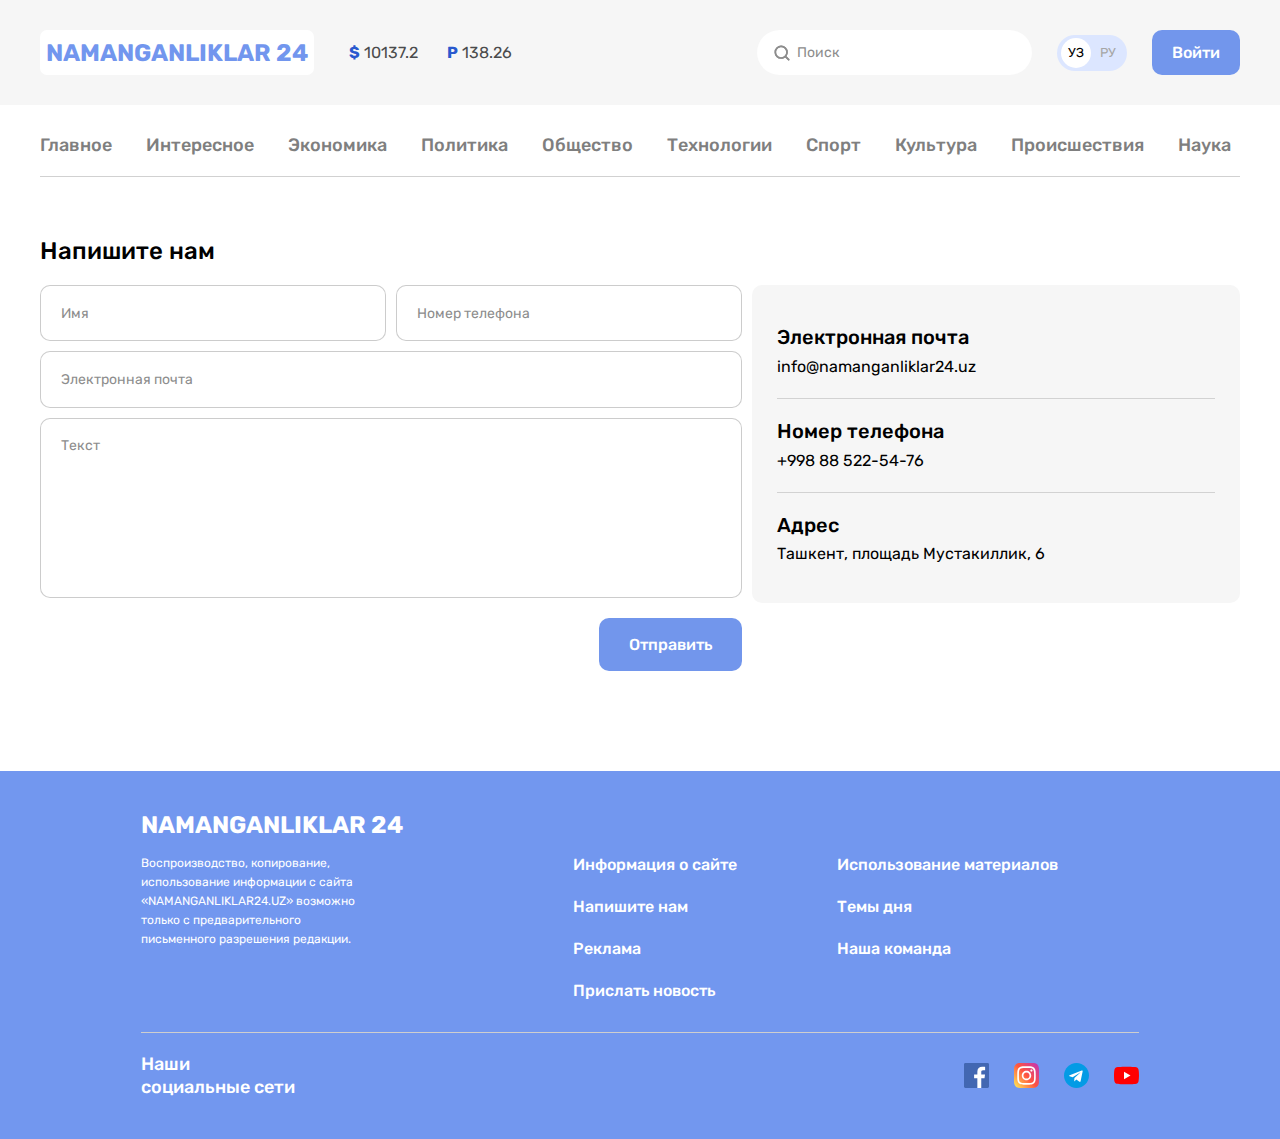
<file: Write-to-us.html>
<!DOCTYPE html>
<html lang="uz">
<head>
  <meta charset="UTF-8">
  <meta http-equiv="X-UA-Compatible" content="IE=edge">
  <meta name="viewport" content="width=device-width, initial-scale=1.0">
  <title>Напишите нам</title>
  <link rel="preconnect" href="https://fonts.googleapis.com">
  <link rel="preconnect" href="https://fonts.gstatic.com" crossorigin>
  <link href="https://fonts.googleapis.com/css2?family=Rubik:wght@400;500;700&display=swap" rel="stylesheet">
  <link rel="stylesheet" href="/styles/normalize.css">
  <link rel="stylesheet" href="/styles/styles.css">
</head>
<body>
    <header class="site-header">
			<div class="container site-header-wrapper">
				<div class="site-header__col-1">
					<a href="#" class="site-logo site-logo--blue">namanganliklar 24</a>
					<div class="currency-info-wrapper">
						<span class="currency-info">
							<span class="currency-info__icon">&#36;</span>
							10137.2
						</span>
						<span class="currency-info">
							<span class="currency-info__icon">p</span>
							138.26
						</span>
					</div>
				</div>
				<ul class="site-header__col-2">
					<li class=" site-header-lists">
						<form class="search-wrapper" action="https://echo.htmlacademy.ru" method="GET">
							<!-- <button type="submit" class="search-button">
								<img class="search-button__img" src="/img/search.svg" alt="search icon">
							</button> -->
							<input class="search-input" type="search" name="search" id="search" placeholder="Поиск" aria-label="Поиск" required>
						</form>
					</li>
					<li class="lang-current site-header-lists">
						<a class="lang-current__link lang-current--active" href="#">уз</a>
						<a class="lang-current__link" href="#">ру</a>
					</li>
					<li class="site-header-lists">
						<button type="submit" class="btn btn--primary">Войти</button>
					</li>
				</ul>
			</div>
    </header>

	<nav class="navigation">
		<ul class="container site-nav">
			<li class="site-nav-lists">
				<a class="site-nav-links" href="/index.html">Главное</a>
			</li>
			<li class="site-nav-lists">
				<a class="site-nav-links" href="/interesting.html">Интересное</a>
			</li>
			<li class="site-nav-lists">
				<a class="site-nav-links" href="#">Экономика</a>
			</li>
			<li class="site-nav-lists">
				<a class="site-nav-links" href="#">Политика</a>
			</li>
			<li class="site-nav-lists">
				<a class="site-nav-links" href="#">Общество</a>
			</li>
			<li class="site-nav-lists">
				<a class="site-nav-links" href="#">Технологии</a>
			</li>
			<li class="site-nav-lists">
				<a class="site-nav-links" href="#">Спорт</a>
			</li>
			<li class="site-nav-lists">
				<a class="site-nav-links" href="#">Культура</a>
			</li>
			<li class="site-nav-lists">
				<a class="site-nav-links" href="#">Происшествия</a>
			</li>
			<li class="site-nav-lists">
				<a class="site-nav-links" href="#">Наука</a>
			</li>
		</ul>
		<hr class="highlight-line">
	</nav>
  <main class="main-content container section-write-to-us">
    <h3 class="title-lg write-to-us__title">Напишите нам</h3>
		<div class="write-to-us-wrapper">
			<form class="write-to-us__form" action="https://echo.htmlacademy.ru">
				<div class="write-to-us__inputs">
					<div class="name-number-wrapper">
						<input class="input-name" type="text" name="name" id="name" placeholder="Имя">
						<input type="tel" name="phone-number" id="phone-number" placeholder="Номер телефона">
					</div>
					<input class="input-email" type="email" name="email" id="email" placeholder="Электронная почта">
					<textarea class="textarea-message" name="message" id="message" placeholder="Текст"></textarea>
				</div>
				<div class="btn-wrapper">
					<button class="btn-send btn btn--primary" type="submit">Отправить</button>
				</div>
			</form>
			<section class="our-info">
				<h3 class="d-none">hidden</h3>
				<article class="our-info-item">
					<h4 class="our-info__title">Электронная почта</h4>
					<a class="our-info__text" href="mailto:info@namanganliklar24.uz">
						info@namanganliklar24.uz
						<span class="animation-transition"></span>
					</a>
				</article>
				<article class="our-info-item">
					<h4 class="our-info__title">Номер телефона</h4>
					<a class="our-info__text" href="tel:+998885225476">
						+998 88 522-54-76
						<span class="animation-transition"></span>
					</a>
				</article>
				<article class="our-info-item">
					<h4 class="our-info__title">Адрес</h4>
					<p class="our-info__text our__address-text">Ташкент, площадь Мустакиллик, 6 </p>
				</article>
			</section>
		</div>
  </main>

	<!-- SITE FOOTER  -->
	<footer class="site-footer">
		<div class="site-footer-container">
			<div class="site-footer-top">
				<div class="site-footer-top__logo-wrapper">
					<a href="index.html" class="site-logo site-logo--white">namanganliklar 24</a>
				</div>
				<div class="site-footer-top__col">
					<p class="site-footer-top__text">
						Воспроизводство, копирование, использование информации с сайта «NAMANGANLIKLAR24.UZ» возможно только с предварительного письменного разрешения редакции.
					</p>
					<ul class="site-footer-top__list">
						<li class="site-footer-top__list-item">
							<a class="site-footer-top__link" href="#">Информация о сайте</a>
						</li>
						<li class="site-footer-top__list-item">
							<a class="site-footer-top__link" href="/write-to-us.html">Напишите нам</a>
						</li>
						<li class="site-footer-top__list-item">
							<a class="site-footer-top__link" href="#">Реклама</a>
						</li>
						<li class="site-footer-top__list-item">
							<a class="site-footer-top__link" href="#">Прислать новость</a>
						</li>
					</ul>
					<ul class="site-footer-top__list">
						<li class="site-footer-top__list-item">
							<a class="site-footer-top__link" href="#">Использование материалов</a>
						</li>
						<li class="site-footer-top__list-item">
							<a class="site-footer-top__link" href="#">Темы дня</a>
						</li>
						<li class="site-footer-top__list-item">
							<a class="site-footer-top__link" href="#">Наша команда</a>
						</li>
					</ul>
				</div>
			</div>
			<div class="site-footer-bottom">
				<h5 class="title-sm title-sm--white">Наши <br> социальные сети</h5>
				<ul class="site-footer-bottom__list">
					<li class="site-footer-bottom__list-item">
						<a href="#" class="site-footer-bottom__link" target="_blank">
							<img src="/img/icon-facebook.svg" alt="ikonka facebook" width="25" height="25">
						</a>
					</li>
					<li class="site-footer-bottom__list-item">
						<a href="#" class="site-footer-bottom__link" target="_blank">
							<img src="/img/icon-instagram.svg" alt="ikonka instagram" width="25" height="25">
						</a>
					</li>
					<li class="site-footer-bottom__list-item">
						<a href="#" class="site-footer-bottom__link" target="_blank">
							<img src="/img/icon-telegram.svg" alt="ikonka telegram" width="25" height="25">
						</a>
					</li>
					<li class="site-footer-bottom__list-item">
						<a href="#" class="site-footer-bottom__link" target="_blank">
							<img src="/img/icon-youtube.svg" alt="ikonka youtube" width="25" height="25">
						</a>
					</li>
				</ul>
			</div>
		</div>
	</footer>
</body>
</html>
</file>
<file: styles/styles.css>
/* GLOBAL */
*, *::before, *::after {
  box-sizing: border-box;
}
html {
  height: 100%;
  scroll-behavior: smooth;
}
body {
  display: flex;
  flex-direction: column;
  height: 100%;
  margin: 0;
  font-family: "Rubik", "Arial", sans-serif;
  font-size: 16px;
  line-height: 22px;
  color: #4a4b4c;
  background-color: #fff;
}
a {
  text-decoration: none;
  color: #000;
}
p {
  margin: 0;
}
ul {
  margin: 0;
  list-style-type: none;
}
.container {
  width: 100%;
  max-width: 1260px;
  margin: 0 auto;
  padding: 0 30px;
}
.d-none {
  display: none;
}
button {
  padding: 0;
  cursor: pointer;
}
input {
  padding: 0 6px;
  width: 100%;
}
::placeholder {
  font-size: 14px;
  line-height: 17px;
  color: #8d8d8d;
}
:focus {
  outline: 2px dotted #7296ee;
  outline-offset: 1px;
}
img {
  display: block;
  object-fit: cover;
}

/*  title-sm 18-24 h5
    title-md 20-26 h4
    title-lg 24-28 h3
    title-xl 26-36 h2
    text-sm 13-15 */

.title-md, .title-lg, .title-sm, .title-xl {
  font-weight: 500;
  color: #000;
}
.title-transition {
  transition:color .3s ease;
}
.title-transition:hover {
  color:#7296ee;
}
.title-transition:active {
  color:#517ee6;
}
.animation-transition  {
  display: block;
  width: 0;
  height: 3px;
  background-color:#7296ee;
  border-radius:50px;
  transition:width .4s ease;
}
.our-info__text:hover .animation-transition{
  width: 25%;
}
.title-md {
  margin-top: 0;
  margin-bottom: 10px;
  font-size: 20px;
  line-height: 26px;
}
.title-xl {
  margin: 0;
  font-size: 26px;
  line-height: 36px;
}
.title-lg {
  margin: 0;
  font-size: 24px;
  line-height: 28px;
}
.title-sm {
  margin-top: 0;
  font-size: 18px;
  line-height: 24px;
}
.text-sm {
  font-size: 13px;
  line-height: 15px;
  color: #5e5f61;
}
.more-text {
  font-size: 20px;
  line-height: 30px;
  color: #000;
}
/* HEADER  */
.site-header {
  margin-bottom: 30px;
  padding: 30px 0;
  background-color: #f6f6f6;
}
.site-header-wrapper {
  display: flex;
  justify-content: space-between;
}
.site-header__col-1 {
  display: flex;
  justify-content: space-between;
  align-items: center;
}
.site-logo {
  font-size: 24px;
  font-weight: 700;
  line-height: 28px;
  text-transform: uppercase;
  transition: opacity .4s ease;
}
.site-logo:hover {
  opacity: 0.8;
}
.site-logo:active {
  opacity: 0.6;
}
.site-logo--blue {
  margin-right: 35px;
  padding: 9px 6px 8px;
  border-radius: 7px;
  background-color: #fff;
  color: #7296ee;
}
.currency-info:not(:last-child) {
  margin-right: 25px;
}
.currency-info__icon {
  text-transform: uppercase;
  font-weight: 700;
  line-height: 19px;
  color: #2959ce;
}
.site-header__col-2 {
  display: flex;
  align-items: center;
}
.site-header-lists:not(:last-child) {
  margin-right: 25px;
}
.search-wrapper {
  overflow: hidden;
  display: flex;
  width: 275px;
  height: 45px;
  border-radius: 60px;
}
/* .search-button {
  padding-left: 15px;
  background-color: #fff;
}
.search-button__img {
  vertical-align: bottom;
} */
.search-button, #search {
  border: none;
}
.search-input {
  padding-left: 40px;
  background-image:url(/img/search.svg);
  background-repeat:no-repeat;
  background-position:15px center;
}
.lang-current {
  display: flex;
  justify-content: space-around;
  width: 70px;
  padding: 3px;
  border-radius: 39px;
  background-color: #dce6ff;
}
.lang-current__link {
  width: 30px;
  display: inline-block;
  border-radius: 50%;
  font-size: 13px;
  line-height: 30px;
  text-transform: uppercase;
  text-align: center;
  color: #a6a6a6;
}
.lang-current--active {
  color: #000;
  background-color: #fff;
}
.btn {
  font-weight: 500;
  line-height: 19px;
  border:none;
  border-radius: 10px;
  padding: 13px 20px;
  color: #fff;
  transition: opacity .4s ease;
}
.btn:hover {
  opacity:0.8;
}
.btn:active {
  opacity:0.6;
}
.btn--primary {
  background-color: #7296ec;
}
/* NAVIGATION */
.navigation {
  margin-bottom: 40px;
}
.site-nav {
  display: flex;
  align-items: center;
  flex-wrap: wrap;
  margin-bottom: 16px;
}
.highlight-line {
  max-width: 1200px;
  height: 1px;
  margin: 0 auto;
  border: none;
  background-color: #d1d1d1;
}
.site-nav-lists:not(:last-child) {
  margin-right: 34px;
}
.site-nav-links {
  display: block;
  margin-bottom: 4px;
  font-size: 18px;
  font-weight: 500;
  line-height: 21px;
  color: #7f7f7f;
  transition: opacity .4s ease;
}
.site-nav-links:hover {
  opacity:0.8;
}
.site-nav-links:active {
  opacity:0.6;
}
.index-promo {
  margin-bottom: 50px;
}
.index-promo__img {
  display: block;
  border-radius: 8px;
}
.main-content {
  flex-grow: 1;
  padding-bottom: 100px;
}
.news-grid {
  display: flex;
  justify-content: space-between;
  flex-wrap: wrap;
  margin-bottom: 50px;
}
.news-grid__item {
  display: flex;
  justify-content: space-between;
  flex-direction: column;
  max-width: 393px;
  margin-bottom: 10px;
  padding:20px 16px 15px;
  border-radius: 15px;
  background-color: #f6f6f6;
}
.news-grid-title {
  display: inline-block;
  transition: color .4s ease, opacity .4s ease;
}
.news-grid-text {
  margin-bottom: 15px;
  flex-grow: 1;
}
.list-news-img-wrapper {
  display: block;
  margin-bottom: 15px;
}
.list-news__img {
  display: block;
  border-radius: 10px;
}
.news-footer-icons {
  display: flex;
  align-items: center;
}
.news-footer-icon {
  margin-right: 10px;
  border-radius: 5px;
}
.news-footer-desc, .news-footer-time {
  font-size: 12px;
  line-height: 14px;
  color: #5e5f61;
}
.news-footer-desc {
  margin-right: 3px;
}

/* SITE-CTA */
.notification-cta {
  display: flex;
  justify-content: space-between;
  align-items: center;
  margin-left: 75px;
  margin-right: 75px;
  margin-bottom: 60px;
  padding: 24px 70px 24px 29px;
  border-radius:10px;
  background-image: url(/img/bg-notif.jpg);
  background-repeat: no-repeat;
  background-size: cover;
  background-position: center;
}
.notification-cta__title {
  margin: 0;
}
.btn--turn {
  font-size: 20px;
  line-height: 24px;
  background-color: #f78b3b;
  padding-right: 30px;
  padding-left: 30px;
}

.main-news__title {
  margin-top: 0;
  margin-bottom: 20px;
}
.news-col {
  display: flex;
  flex-wrap: wrap;
  margin-left: -10px;
}
.news-col__row {
  margin-left: 10px;
}
.main-news__item {
  width: 797px;
  display: flex;
  padding: 20px 20px 20px 17px;
  border-radius:15px;
  background-color:#f6f6f6;
}
.main-news__item:not(:last-of-type) {
  margin-bottom: 10px;
}
.main-news-img__link {
  margin-right: 15px;
}
.main-news-img {
  display: block;
  border-radius:10px;
}
.main-news__text {
  margin-bottom: 17px;
}
.show-more {
  display: block;
  border-radius:10px;
  margin-top: 17px;
  padding-top: 17px;
  padding-bottom: 17px;
  font-weight: 500;
  font-size: 16px;
  line-height: 19px;
  text-align: center;
  background-color:#eaeaea;
  transition:background-color .4s ease;
}
.show-more:hover {
  background-color:rgba(0, 0, 0, 0.15);
}
.show-more:active {
  background-color:rgba(0, 0, 0, 0.2);
}
.sidebar {
  padding-top: 48px;
  width: 393px;
}
.sidebar__row {
  padding-top: 20px;
  padding-left: 17px;
  padding-right: 17px;
  padding-bottom: 25px;
  margin-bottom: 10px;
  background-color:#f6f6f6;
  border-radius:15px;
}
.sidebar__title {
  margin-bottom: 25px;
}
.sidebar-content:not(:last-of-type) {
  padding-bottom: 20px;
  margin-bottom: 20px;


}
.sidebar-content:not(:last-of-type) {
  border-bottom: 1px solid #d2d2d2;
}
.sidebar__subtitle {
  margin-bottom: 8px;
}
.news-src {
  font-size: 13px;
  line-height: 15px;
  color: #5e5f61;
}
.sidebar-promo__img {
  border-radius: 15px;
}

/* SITE-FOOTER  */
.site-footer *:focus {
  outline: 1px dashed #fff;
  outline-offset: 5px;
}
.site-footer {
  padding: 40px 0;
  background-color: #7297ef;
}
.site-logo--white, .site-footer-top__link, .site-footer-top__text {
  color: #fff;
}
.site-footer-container {
  max-width: 998px;
  width: 100%;
  margin: 0 auto;
}
.site-footer-top {
  padding-bottom: 30px;
  margin-bottom: 20px;
  border-bottom:1px solid #cecece;
}
.site-footer-top__logo-wrapper {
  margin-bottom: 15px;
}
.site-footer-top__col {
  display: flex;
}
.site-footer-top__text {
  max-width: 229px;
  margin-right: 203px;
  font-size: 12px;
  line-height: 19px;
}
.site-footer-top__list {
  padding: 0;
}
.site-footer-top__list:first-of-type {
  margin-right: 100px;
}
.site-footer-top__list-item:not(:last-child) {
  margin-bottom: 20px;
}
.site-footer-top__link {
  font-weight: 500;
  line-height: 19px;
  transition: opacity .4s ease;
}
.site-footer-top__link:hover {
  opacity:0.6;
}
.site-footer-top__link:active {
  opacity:0.4;
}

.site-footer-bottom {
  display: flex;
  justify-content: space-between;
  align-items: center;
}
.title-sm--white {
  margin: 0;
  line-height: 23px;
  color: #fff;
}
.site-footer-bottom__list {
  padding-left: 0;
  display: flex;
}
.site-footer-bottom__list-item:not(:last-child) {
  margin-right: 25px;
}
.site-footer-bottom__list-item {
  transition: transform .4s ease;
}
.site-footer-bottom__list-item:hover {
  transform: translateY(-5px);
}
.site-footer-bottom__list-item:active {
  transform: scale(1.5);
}
.site-footer-bottom__link {
  display: block;
}

/* page write-to-us  */
.section-write-to-us {
  margin-top: 20px;
}
.write-to-us__title {
  margin-bottom: 20px;
}
.write-to-us-wrapper {
  display: flex;
  align-items: flex-start;
}
.write-to-us__form {
  flex-grow: 1;
  margin-right: 10px;
}
.write-to-us__inputs {
  margin-bottom: 20px;
}
.name-number-wrapper {
  display: flex;
  margin-bottom: 10px;
}
.input-name {
  margin-right: 10px;
}
.input-email {
  margin-bottom: 10px;
}
input, textarea {
  padding: 18px 20px;
  border: 1px solid rgba(0, 0, 0, 0.2);
  border-radius:10px;
}
textarea {
  display: block;
  resize: none;
  width: 100%;
  min-height: 180px;
}
.textarea-message {
  margin: 0;
}
.btn-wrapper {
  text-align: right;
}
.btn-send {
  padding: 17px 30px;
}
.our-info {
  flex-grow: 1;
  padding: 40px 25px;
  background-color:#f6f6f6;
  border-radius:10px;
}
.our-info-item:not(:last-child) {
  padding-bottom: 17px;
  border-bottom: 1px solid #d2d2d2;
  margin-bottom: 20px;
}
.our-info__title {
  margin: 0;
  margin-bottom: 7px;
  font-weight: 500;
  font-size: 20px;
  line-height: 24px;
  color:#000;
}
.our-info__text {
  margin-bottom: 20px;
  line-height: 19px;
  color:#000;
}
.our__address-text {
  margin-bottom: 0;
}

/* PAGE articles */
.article-col {
  margin-bottom: 110px;
}
.article-title:not(:first-child) {
  margin-top: 30px;
  margin-bottom: 20px;
}
.news-desc {
  width: 797px;
}
.news-desc__img {
  margin-bottom: 25px;
}
.news-desc__text {
  font-size: 20px;
  line-height: 30px;
  color:#000;
}
.news-desc__text:not(:last-child) {
  margin-bottom: 24px;
}

/* SECTION INTERSTING */
.article-interesting__heading {
  margin-bottom: 20px;
}
.article-interesting__news-grid {
  margin-bottom: 0;
}
.article-interesting__news-grid-item {
  margin-bottom: 0;
}
.article-interesting__text {
  margin-bottom: 20px;
}


@media
only screen and (-webkit-min-device-pixel-ratio: 2),
only screen and (   min--moz-device-pixel-ratio: 2),
only screen and (     -o-min-device-pixel-ratio: 2/1),
only screen and (        min-device-pixel-ratio: 2),
only screen and (                min-resolution: 192dpi),
only screen and (                min-resolution: 2dppx) {
  .notification-cta {
    background-image: url(/img/bg-notif@2x.jpg);
  }

}
</file>
<file: styles/styles.min.css>
/*! normalize.css v8.0.1 | MIT License | github.com/necolas/normalize.css */html{line-height:1.15;-webkit-text-size-adjust:100%}body{margin:0}main{display:block}h1{font-size:2em;margin:.67em 0}hr{-webkit-box-sizing:content-box;box-sizing:content-box;height:0;overflow:visible}pre{font-family:monospace,monospace;font-size:1em}a{background-color:transparent}abbr[title]{border-bottom:none;text-decoration:underline;-webkit-text-decoration:underline dotted;text-decoration:underline dotted}b,strong{font-weight:bolder}code,kbd,samp{font-family:monospace,monospace;font-size:1em}small{font-size:80%}sub,sup{font-size:75%;line-height:0;position:relative;vertical-align:baseline}sub{bottom:-.25em}sup{top:-.5em}img{border-style:none}button,input,optgroup,select,textarea{font-family:inherit;font-size:100%;line-height:1.15;margin:0}button,input{overflow:visible}button,select{text-transform:none}[type=button],[type=reset],[type=submit],button{-webkit-appearance:button}[type=button]::-moz-focus-inner,[type=reset]::-moz-focus-inner,[type=submit]::-moz-focus-inner,button::-moz-focus-inner{border-style:none;padding:0}[type=button]:-moz-focusring,[type=reset]:-moz-focusring,[type=submit]:-moz-focusring,button:-moz-focusring{outline:1px dotted ButtonText}fieldset{padding:.35em .75em .625em}legend{-webkit-box-sizing:border-box;box-sizing:border-box;color:inherit;display:table;max-width:100%;padding:0;white-space:normal}progress{vertical-align:baseline}textarea{overflow:auto}[type=checkbox],[type=radio]{-webkit-box-sizing:border-box;box-sizing:border-box;padding:0}[type=number]::-webkit-inner-spin-button,[type=number]::-webkit-outer-spin-button{height:auto}[type=search]{-webkit-appearance:textfield;outline-offset:-2px}[type=search]::-webkit-search-decoration{-webkit-appearance:none}::-webkit-file-upload-button{-webkit-appearance:button;font:inherit}details{display:block}summary{display:list-item}template{display:none}[hidden]{display:none}*,::after,::before{-webkit-box-sizing:border-box;box-sizing:border-box}html{height:100%;scroll-behavior:smooth}body{display:-webkit-box;display:-ms-flexbox;display:flex;-webkit-box-orient:vertical;-webkit-box-direction:normal;-ms-flex-direction:column;flex-direction:column;height:100%;margin:0;font-family:Rubik,Arial,sans-serif;font-size:16px;line-height:22px;color:#4a4b4c;background-color:#fff}a{text-decoration:none;color:#000}p{margin:0}ul{margin:0;list-style-type:none}.container{width:100%;max-width:1260px;margin:0 auto;padding:0 30px}.d-none{display:none}button{padding:0;cursor:pointer}input{padding:0 6px;width:100%}::-webkit-input-placeholder{font-size:14px;line-height:17px;color:#8d8d8d}::-moz-placeholder{font-size:14px;line-height:17px;color:#8d8d8d}:-ms-input-placeholder{font-size:14px;line-height:17px;color:#8d8d8d}::-ms-input-placeholder{font-size:14px;line-height:17px;color:#8d8d8d}::placeholder{font-size:14px;line-height:17px;color:#8d8d8d}:focus{outline:2px dotted #7296ee;outline-offset:1px}img{display:block;-o-object-fit:cover;object-fit:cover}.title-lg,.title-md,.title-sm,.title-xl{font-weight:500;color:#000}.title-transition{-webkit-transition:color .3s ease;-o-transition:color .3s ease;transition:color .3s ease}.title-transition:hover{color:#7296ee}.title-transition:active{color:#517ee6}.animation-transition{display:block;width:0;height:3px;background-color:#7296ee;border-radius:50px;-webkit-transition:width .4s ease;-o-transition:width .4s ease;transition:width .4s ease}.our-info__text:hover .animation-transition{width:25%}.title-md{margin-top:0;margin-bottom:10px;font-size:20px;line-height:26px}.title-xl{margin:0;font-size:26px;line-height:36px}.title-lg{margin:0;font-size:24px;line-height:28px}.title-sm{margin-top:0;font-size:18px;line-height:24px}.text-sm{font-size:13px;line-height:15px;color:#5e5f61}.more-text{font-size:20px;line-height:30px;color:#000}.site-header{margin-bottom:30px;padding:30px 0;background-color:#f6f6f6}.site-header-wrapper{display:-webkit-box;display:-ms-flexbox;display:flex;-webkit-box-pack:justify;-ms-flex-pack:justify;justify-content:space-between}.site-header__col-1{display:-webkit-box;display:-ms-flexbox;display:flex;-webkit-box-pack:justify;-ms-flex-pack:justify;justify-content:space-between;-webkit-box-align:center;-ms-flex-align:center;align-items:center}.site-logo{font-size:24px;font-weight:700;line-height:28px;text-transform:uppercase;-webkit-transition:opacity .4s ease;-o-transition:opacity .4s ease;transition:opacity .4s ease}.site-logo:hover{opacity:.8}.site-logo:active{opacity:.6}.site-logo--blue{margin-right:35px;padding:9px 6px 8px;border-radius:7px;background-color:#fff;color:#7296ee}.currency-info:not(:last-child){margin-right:25px}.currency-info__icon{text-transform:uppercase;font-weight:700;line-height:19px;color:#2959ce}.site-header__col-2{display:-webkit-box;display:-ms-flexbox;display:flex;-webkit-box-align:center;-ms-flex-align:center;align-items:center}.site-header-lists:not(:last-child){margin-right:25px}.search-wrapper{overflow:hidden;display:-webkit-box;display:-ms-flexbox;display:flex;width:275px;height:45px;border-radius:60px}#search,.search-button{border:none}.search-input{padding-left:40px;background-image:url(/img/search.svg);background-repeat:no-repeat;background-position:15px center}.lang-current{display:-webkit-box;display:-ms-flexbox;display:flex;-ms-flex-pack:distribute;justify-content:space-around;width:70px;padding:3px;border-radius:39px;background-color:#dce6ff}.lang-current__link{width:30px;display:inline-block;border-radius:50%;font-size:13px;line-height:30px;text-transform:uppercase;text-align:center;color:#a6a6a6}.lang-current--active{color:#000;background-color:#fff}.btn{font-weight:500;line-height:19px;border:none;border-radius:10px;padding:13px 20px;color:#fff;-webkit-transition:opacity .4s ease;-o-transition:opacity .4s ease;transition:opacity .4s ease}.btn:hover{opacity:.8}.btn:active{opacity:.6}.btn--primary{background-color:#7296ec}.navigation{margin-bottom:40px}.site-nav{display:-webkit-box;display:-ms-flexbox;display:flex;-webkit-box-align:center;-ms-flex-align:center;align-items:center;-ms-flex-wrap:wrap;flex-wrap:wrap;margin-bottom:16px}.highlight-line{max-width:1200px;height:1px;margin:0 auto;border:none;background-color:#d1d1d1}.site-nav-lists:not(:last-child){margin-right:34px}.site-nav-links{display:block;margin-bottom:4px;font-size:18px;font-weight:500;line-height:21px;color:#7f7f7f;-webkit-transition:opacity .4s ease;-o-transition:opacity .4s ease;transition:opacity .4s ease}.site-nav-links:hover{opacity:.8}.site-nav-links:active{opacity:.6}.index-promo{margin-bottom:50px}.index-promo__img{display:block;border-radius:8px}.main-content{-webkit-box-flex:1;-ms-flex-positive:1;flex-grow:1;padding-bottom:100px}.news-grid{display:-webkit-box;display:-ms-flexbox;display:flex;-webkit-box-pack:justify;-ms-flex-pack:justify;justify-content:space-between;-ms-flex-wrap:wrap;flex-wrap:wrap;margin-bottom:50px}.news-grid__item{display:-webkit-box;display:-ms-flexbox;display:flex;-webkit-box-pack:justify;-ms-flex-pack:justify;justify-content:space-between;-webkit-box-orient:vertical;-webkit-box-direction:normal;-ms-flex-direction:column;flex-direction:column;max-width:393px;margin-bottom:10px;padding:20px 16px 15px;border-radius:15px;background-color:#f6f6f6}.news-grid-title{display:inline-block;-webkit-transition:color .4s ease,opacity .4s ease;-o-transition:color .4s ease,opacity .4s ease;transition:color .4s ease,opacity .4s ease}.news-grid-text{margin-bottom:15px;-webkit-box-flex:1;-ms-flex-positive:1;flex-grow:1}.list-news-img-wrapper{display:block;margin-bottom:15px}.list-news__img{display:block;border-radius:10px}.news-footer-icons{display:-webkit-box;display:-ms-flexbox;display:flex;-webkit-box-align:center;-ms-flex-align:center;align-items:center}.news-footer-icon{margin-right:10px;border-radius:5px}.news-footer-desc,.news-footer-time{font-size:12px;line-height:14px;color:#5e5f61}.news-footer-desc{margin-right:3px}.notification-cta{display:-webkit-box;display:-ms-flexbox;display:flex;-webkit-box-pack:justify;-ms-flex-pack:justify;justify-content:space-between;-webkit-box-align:center;-ms-flex-align:center;align-items:center;margin-left:75px;margin-right:75px;margin-bottom:60px;padding:24px 70px 24px 29px;border-radius:10px;background-image:url(/img/bg-notif.jpg);background-repeat:no-repeat;background-size:cover;background-position:center}.notification-cta__title{margin:0}.btn--turn{font-size:20px;line-height:24px;background-color:#f78b3b;padding-right:30px;padding-left:30px}.main-news__title{margin-top:0;margin-bottom:20px}.news-col{display:-webkit-box;display:-ms-flexbox;display:flex;-ms-flex-wrap:wrap;flex-wrap:wrap;margin-left:-10px}.news-col__row{margin-left:10px}.main-news__item{width:797px;display:-webkit-box;display:-ms-flexbox;display:flex;padding:20px 20px 20px 17px;border-radius:15px;background-color:#f6f6f6}.main-news__item:not(:last-of-type){margin-bottom:10px}.main-news-img__link{margin-right:15px}.main-news-img{display:block;border-radius:10px}.main-news__text{margin-bottom:17px}.show-more{display:block;border-radius:10px;margin-top:17px;padding-top:17px;padding-bottom:17px;font-weight:500;font-size:16px;line-height:19px;text-align:center;background-color:#eaeaea;-webkit-transition:background-color .4s ease;-o-transition:background-color .4s ease;transition:background-color .4s ease}.show-more:hover{background-color:rgba(0,0,0,.15)}.show-more:active{background-color:rgba(0,0,0,.2)}.sidebar{padding-top:48px;width:393px}.sidebar__row{padding-top:20px;padding-left:17px;padding-right:17px;padding-bottom:25px;margin-bottom:10px;background-color:#f6f6f6;border-radius:15px}.sidebar__title{margin-bottom:25px}.sidebar-content:not(:last-of-type){padding-bottom:20px;margin-bottom:20px}.sidebar-content:not(:last-of-type){border-bottom:1px solid #d2d2d2}.sidebar__subtitle{margin-bottom:8px}.news-src{font-size:13px;line-height:15px;color:#5e5f61}.sidebar-promo__img{border-radius:15px}.site-footer :focus{outline:1px dashed #fff;outline-offset:5px}.site-footer{padding:40px 0;background-color:#7297ef}.site-footer-top__link,.site-footer-top__text,.site-logo--white{color:#fff}.site-footer-container{max-width:998px;width:100%;margin:0 auto}.site-footer-top{padding-bottom:30px;margin-bottom:20px;border-bottom:1px solid #cecece}.site-footer-top__logo-wrapper{margin-bottom:15px}.site-footer-top__col{display:-webkit-box;display:-ms-flexbox;display:flex}.site-footer-top__text{max-width:229px;margin-right:203px;font-size:12px;line-height:19px}.site-footer-top__list{padding:0}.site-footer-top__list:first-of-type{margin-right:100px}.site-footer-top__list-item:not(:last-child){margin-bottom:20px}.site-footer-top__link{font-weight:500;line-height:19px;-webkit-transition:opacity .4s ease;-o-transition:opacity .4s ease;transition:opacity .4s ease}.site-footer-top__link:hover{opacity:.6}.site-footer-top__link:active{opacity:.4}.site-footer-bottom{display:-webkit-box;display:-ms-flexbox;display:flex;-webkit-box-pack:justify;-ms-flex-pack:justify;justify-content:space-between;-webkit-box-align:center;-ms-flex-align:center;align-items:center}.title-sm--white{margin:0;line-height:23px;color:#fff}.site-footer-bottom__list{padding-left:0;display:-webkit-box;display:-ms-flexbox;display:flex}.site-footer-bottom__list-item:not(:last-child){margin-right:25px}.site-footer-bottom__list-item{-webkit-transition:-webkit-transform .4s ease;transition:-webkit-transform .4s ease;-o-transition:transform .4s ease;transition:transform .4s ease;transition:transform .4s ease,-webkit-transform .4s ease}.site-footer-bottom__list-item:hover{-webkit-transform:translateY(-5px);-ms-transform:translateY(-5px);transform:translateY(-5px)}.site-footer-bottom__list-item:active{-webkit-transform:scale(1.5);-ms-transform:scale(1.5);transform:scale(1.5)}.site-footer-bottom__link{display:block}.section-write-to-us{margin-top:20px}.write-to-us__title{margin-bottom:20px}.write-to-us-wrapper{display:-webkit-box;display:-ms-flexbox;display:flex;-webkit-box-align:start;-ms-flex-align:start;align-items:flex-start}.write-to-us__form{-webkit-box-flex:1;-ms-flex-positive:1;flex-grow:1;margin-right:10px}.write-to-us__inputs{margin-bottom:20px}.name-number-wrapper{display:-webkit-box;display:-ms-flexbox;display:flex;margin-bottom:10px}.input-name{margin-right:10px}.input-email{margin-bottom:10px}input,textarea{padding:18px 20px;border:1px solid rgba(0,0,0,.2);border-radius:10px}textarea{display:block;resize:none;width:100%;min-height:180px}.textarea-message{margin:0}.btn-wrapper{text-align:right}.btn-send{padding:17px 30px}.our-info{-webkit-box-flex:1;-ms-flex-positive:1;flex-grow:1;padding:40px 25px;background-color:#f6f6f6;border-radius:10px}.our-info-item:not(:last-child){padding-bottom:17px;border-bottom:1px solid #d2d2d2;margin-bottom:20px}.our-info__title{margin:0;margin-bottom:7px;font-weight:500;font-size:20px;line-height:24px;color:#000}.our-info__text{margin-bottom:20px;line-height:19px;color:#000}.our__address-text{margin-bottom:0}.news-desc{width:797px}.news-desc__img{margin-bottom:25px}.news-desc__text{font-size:20px;line-height:30px;color:#000}@media only screen and (-webkit-min-device-pixel-ratio:2),only screen and (-o-min-device-pixel-ratio:2/1),only screen and (min-device-pixel-ratio:2),only screen and (-webkit-min-device-pixel-ratio:2),only screen and (-o-min-device-pixel-ratio:2/1),only screen and (min-resolution:192dpi),only screen and (min-resolution:2dppx){.notification-cta{background-image:url(/img/bg-notif@2x.jpg)}}
</file>
